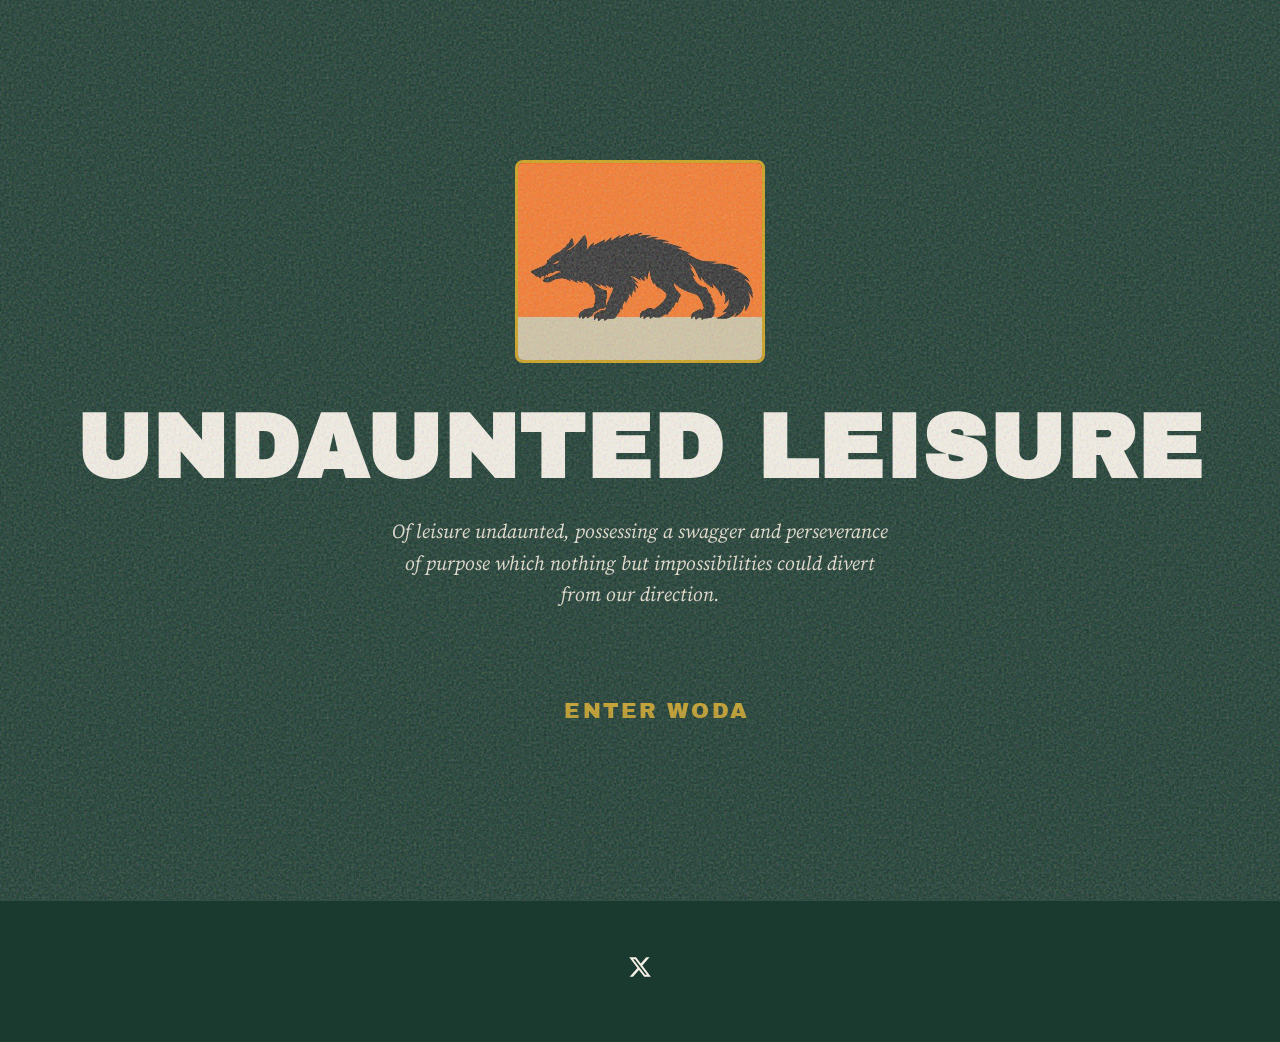
<file: index.html>
<!DOCTYPE html>
<html lang="en">
<head>
  <meta charset="UTF-8">
  <meta name="viewport" content="width=device-width, initial-scale=1, viewport-fit=cover">
  <title>Undaunted Leisure</title>
  <link rel="stylesheet" href="styles.css">
  <meta name="description" content="We make games for people who take play seriously.">
  <style>
    /* Override colors for Undaunted Leisure */
    :root {
      --forest: #1a3a2f;
      --forest-light: #264d3d;
      --forest-dark: #0f2920;
      --gold: #c9a227;
      --gold-light: #dbb84a;
    }
    
    body {
      background-color: var(--forest);
    }
    
    html {
      background-color: var(--forest);
    }
    
    /* Adjust grain for green */
    body::before {
      opacity: 0.3;
    }
    
    /* Hero gradient for forest */
    .hero::after {
      background: linear-gradient(to top, var(--forest), transparent);
    }
    
    /* Gold accents instead of orange */
    h2 {
      color: var(--gold);
    }
    
    h3 {
      color: var(--gold-light);
    }
    
    a {
      color: var(--gold);
    }
    
    @media (hover: hover) {
      a:hover {
        color: var(--gold-light);
      }
    }
    
    a:active {
      color: var(--gold-light);
    }
    
    .logo {
      border-color: var(--gold);
    }
    
    @media (hover: hover) {
      .logo:hover {
        border-color: var(--gold-light);
      }
    }
    
    @media (hover: hover) {
      nav a:hover {
        border-color: var(--gold);
      }
    }
    
    @media (hover: hover) {
      .social-icon:hover {
        fill: var(--gold);
      }
    }
    
    /* Footer styling */
    footer {
      border-top-color: rgba(255,255,255,0.1);
    }
  </style>
</head>
<body>
  <main class="hero">
    <img src="images/fox-logo.png" alt="The Rabid Fox" class="logo animate-in">
    
    <h1 class="animate-in">Undaunted Leisure</h1>
    
    <p class="tagline animate-in">Of leisure undaunted, possessing a swagger and perseverance of purpose which nothing but impossibilities could divert from our direction.</p>
    
    <nav class="animate-in">
      <a href="/woda/">Enter WODA</a>
    </nav>
  </main>
  
  <footer>
    <a href="https://x.com/W_O_D_A" target="_blank" rel="noopener" aria-label="Follow on X">
      <svg class="social-icon" viewBox="0 0 24 24" xmlns="http://www.w3.org/2000/svg">
        <path d="M18.244 2.25h3.308l-7.227 8.26 8.502 11.24H16.17l-5.214-6.817L4.99 21.75H1.68l7.73-8.835L1.254 2.25H8.08l4.713 6.231zm-1.161 17.52h1.833L7.084 4.126H5.117z"/>
      </svg>
    </a>
  </footer>
</body>
</html>
</file>
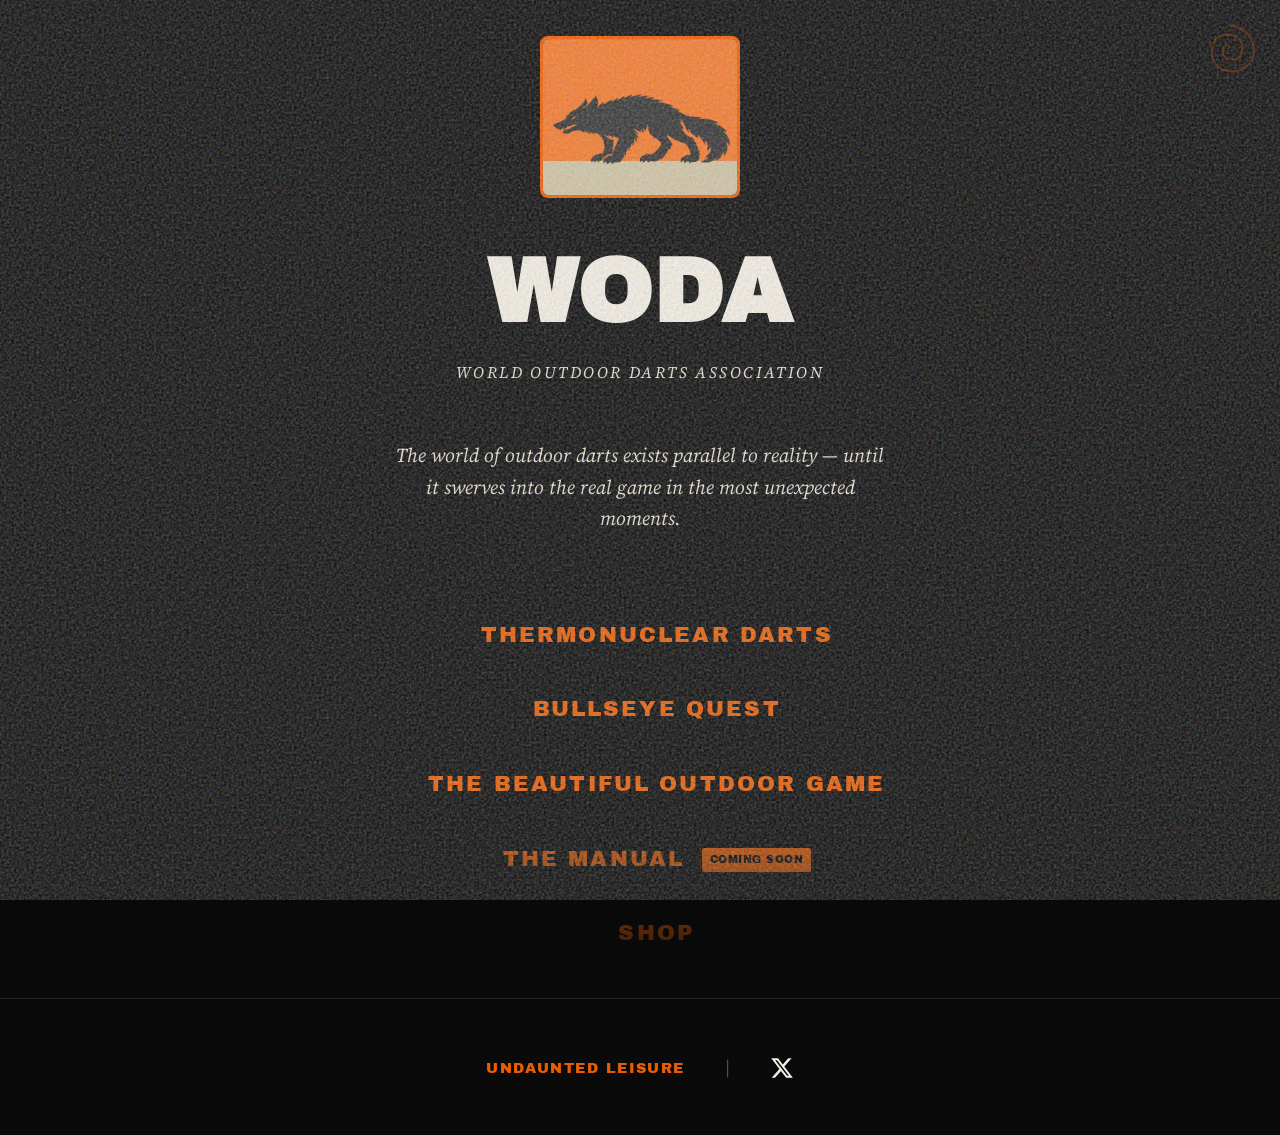
<file: woda/index.html>
<!DOCTYPE html>
<html lang="en">
<head>
  <meta charset="UTF-8">
  <meta name="viewport" content="width=device-width, initial-scale=1, viewport-fit=cover">
  <title>WODA — World Outdoor Darts Association</title>
  <link rel="stylesheet" href="../styles.css">
  <meta name="description" content="The world of outdoor darts exists parallel to reality — until it swerves into the real game in the most unexpected moments.">
  <style>
    /* The Vortex Portal */
    .vortex-portal {
      position: fixed;
      top: max(20px, env(safe-area-inset-top));
      right: max(20px, env(safe-area-inset-right));
      width: 60px;
      height: 60px;
      cursor: pointer;
      z-index: 1000;
      opacity: 0.3;
      transition: opacity 0.3s ease, transform 0.3s ease;
      -webkit-tap-highlight-color: transparent;
    }
    
    @media (hover: hover) {
      .vortex-portal:hover {
        opacity: 0.8;
        transform: scale(1.1);
      }
      
      .vortex-portal:hover .vortex-spiral {
        animation-duration: 1s;
      }
    }
    
    .vortex-portal:active {
      opacity: 0.8;
      transform: scale(1.1);
    }
    
    .vortex-spiral {
      width: 100%;
      height: 100%;
      animation: spin 8s linear infinite;
    }
    
    .vortex-spiral path {
      fill: none;
      stroke: var(--orange);
      stroke-width: 3;
      stroke-linecap: round;
    }
    
    @keyframes spin {
      from { transform: rotate(0deg); }
      to { transform: rotate(360deg); }
    }
    
    /* ==================== */
    /* EXIT TRANSITION (to Bizarro) */
    /* ==================== */
    
    .exit-fog {
      position: fixed;
      top: 0;
      left: 0;
      width: 100%;
      height: 100%;
      z-index: 9999;
      pointer-events: none;
      overflow: hidden;
      visibility: hidden;
    }
    
    body.transitioning .exit-fog {
      visibility: visible;
    }
    
    .fog-layer {
      position: absolute;
      width: 400%;
      height: 120%;
      left: -150%;
      background: linear-gradient(
        90deg,
        transparent 0%,
        rgba(232, 93, 4, 0.7) 10%,
        rgba(232, 93, 4, 0.95) 25%,
        rgba(232, 93, 4, 1) 40%,
        rgba(232, 93, 4, 1) 60%,
        rgba(232, 93, 4, 0.95) 75%,
        rgba(232, 93, 4, 0.7) 90%,
        transparent 100%
      );
      filter: blur(80px);
      opacity: 0;
    }
    
    body.transitioning .fog-layer {
      animation: fog-exit 5s ease-in-out forwards;
    }
    
    .fog-layer:nth-child(1) { top: -30%; height: 60%; animation-delay: 0s; }
    .fog-layer:nth-child(2) { top: 0%; height: 70%; animation-delay: 0.15s; }
    .fog-layer:nth-child(3) { top: 20%; height: 65%; animation-delay: 0.3s; }
    .fog-layer:nth-child(4) { top: 40%; height: 70%; animation-delay: 0.1s; }
    .fog-layer:nth-child(5) { top: 60%; height: 60%; animation-delay: 0.25s; }
    .fog-layer:nth-child(6) { top: 80%; height: 50%; animation-delay: 0.2s; }
    
    @keyframes fog-exit {
      0% {
        transform: translateX(0%);
        opacity: 0;
      }
      25% {
        opacity: 0.8;
      }
      50% {
        transform: translateX(25%);
        opacity: 1;
      }
      75% {
        opacity: 1;
      }
      100% {
        transform: translateX(50%);
        opacity: 1;
      }
    }
    
    /* Coming soon badge */
    .coming-soon {
      font-size: 0.6rem;
      background: var(--orange);
      color: var(--black);
      padding: 0.2rem 0.4rem;
      border-radius: 2px;
      margin-left: 0.5rem;
      vertical-align: middle;
      text-transform: uppercase;
      letter-spacing: 0.05em;
    }
  </style>
</head>
<body>
  <!-- Exit fog (to Bizarro) -->
  <div class="exit-fog">
    <div class="fog-layer"></div>
    <div class="fog-layer"></div>
    <div class="fog-layer"></div>
    <div class="fog-layer"></div>
    <div class="fog-layer"></div>
    <div class="fog-layer"></div>
  </div>
  
  <!-- The Vortex Portal -->
  <a href="/woda/bizarro/" class="vortex-portal" id="vortex" title="">
    <svg class="vortex-spiral" viewBox="0 0 100 100">
      <path d="M50 10 
               A40 40 0 0 1 90 50 
               A35 35 0 0 1 50 85 
               A30 30 0 0 1 20 50 
               A25 25 0 0 1 50 25
               A20 20 0 0 1 70 50
               A15 15 0 0 1 50 65
               A10 10 0 0 1 40 50
               A5 5 0 0 1 50 45"/>
    </svg>
  </a>

  <main class="hero">
    <a href="/">
      <img src="../images/fox-logo.png" alt="The Rabid Fox" class="logo animate-in">
    </a>
    
    <h1 class="animate-in">WODA</h1>
    <p class="tagline animate-in" style="font-size: 0.9rem; letter-spacing: 0.15em; text-transform: uppercase;">World Outdoor Darts Association</p>
    
    <p class="tagline animate-in" style="margin-top: 2rem;">
      The world of outdoor darts exists parallel to reality — until it swerves into the real game in the most unexpected moments.
    </p>
    
    <nav class="animate-in">
      <a href="/woda/thermonuclear/">Thermonuclear Darts</a>
      <a href="/woda/bullseye-quest/legendary-buck/">Bullseye Quest</a>
      <a href="/woda/beautiful-game/">The Beautiful Outdoor Game</a>
      <a href="#">The Manual <span class="coming-soon">Coming Soon</span></a>
      <a href="/woda/shop/">Shop</a>
    </nav>
  </main>
  
  <footer>
    <a href="/" style="font-family: 'Archivo Black', sans-serif; text-transform: uppercase; font-size: 0.8rem; letter-spacing: 0.1em;">Undaunted Leisure</a>
    <span style="color: rgba(255,255,255,0.3); margin: 0 1rem;">|</span>
    <a href="https://x.com/W_O_D_A" target="_blank" rel="noopener" aria-label="Follow on X">
      <svg class="social-icon" viewBox="0 0 24 24" xmlns="http://www.w3.org/2000/svg" style="vertical-align: middle;">
        <path d="M18.244 2.25h3.308l-7.227 8.26 8.502 11.24H16.17l-5.214-6.817L4.99 21.75H1.68l7.73-8.835L1.254 2.25H8.08l4.713 6.231zm-1.161 17.52h1.833L7.084 4.126H5.117z"/>
      </svg>
    </a>
  </footer>
  
  <script>
    document.getElementById('vortex').addEventListener('click', function(e) {
      e.preventDefault();
      document.body.classList.add('transitioning');
      
      setTimeout(function() {
        window.location.href = '/woda/bizarro/';
      }, 2800);
    });
  </script>
</body>
</html>
</file>
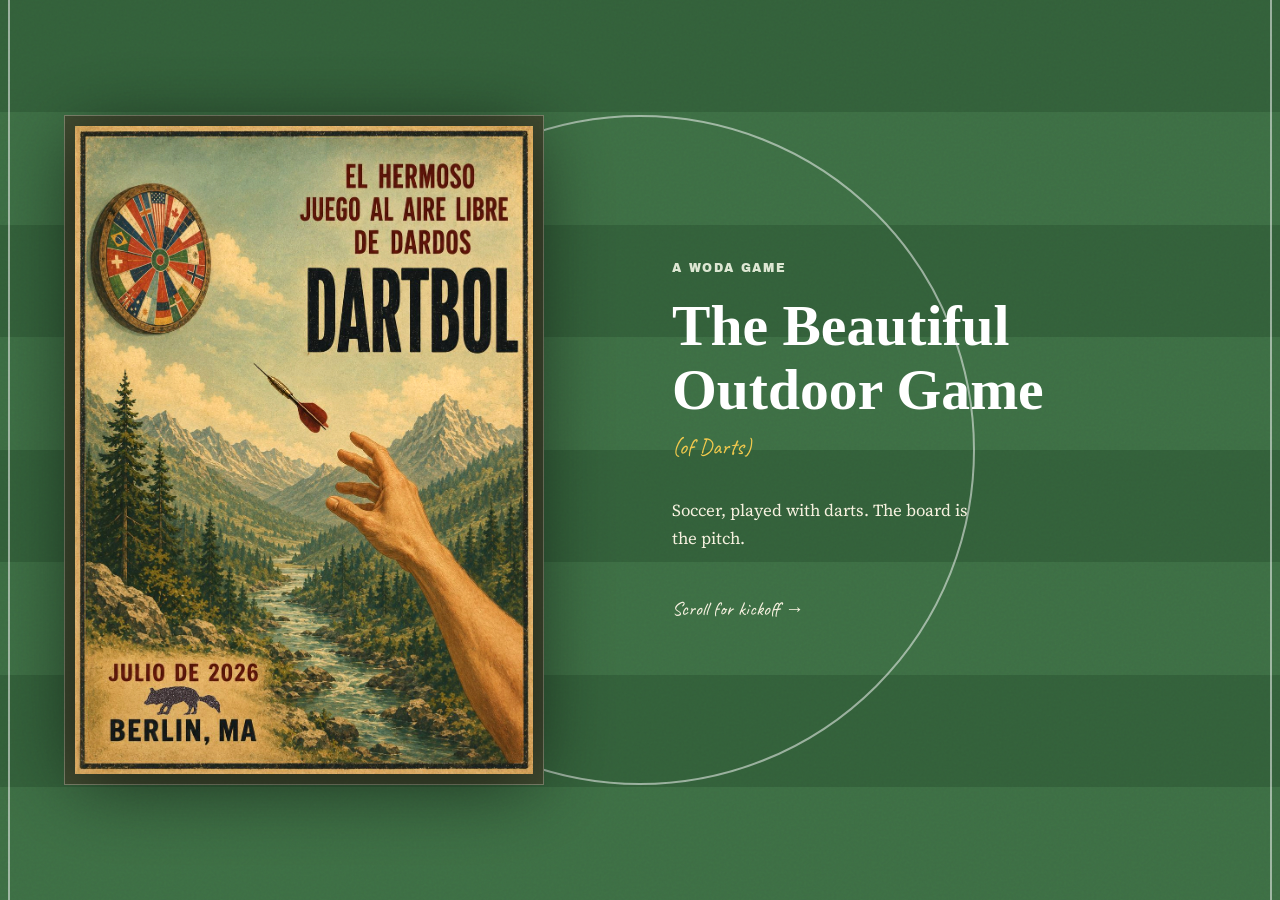
<file: woda/beautiful-game/index.html>
<!DOCTYPE html>
<html lang="en">
<head>
  <meta charset="UTF-8">
  <meta name="viewport" content="width=device-width, initial-scale=1, viewport-fit=cover">
  <title>The Beautiful Outdoor Game (of Darts) — WODA</title>
  <meta name="description" content="Soccer, played with darts. The board is the pitch. Possession, cards, corner kicks, full time.">
  <link rel="preconnect" href="https://fonts.googleapis.com">
  <link rel="preconnect" href="https://fonts.gstatic.com" crossorigin>
  <link href="https://fonts.googleapis.com/css2?family=Archivo+Black&family=Caveat:wght@400;700&family=Permanent+Marker&family=Source+Serif+4:ital,wght@0,400;0,600;0,700;1,400&display=swap" rel="stylesheet">
  <style>
    :root {
      /* Grass pitch — stripe hues nudged warm to match sampled cover greens (#404B30 / #7C845F olive cast) */
      --pitch-a: #33603A;        /* mowed stripe, dark  (spec #2F5E3E, warmed) */
      --pitch-b: #3D6E44;        /* mowed stripe, light (spec #376C48, warmed) */
      --pitch-deep: #16301F;     /* chrome: topbar / progress bar */
      --poster-mat: #404B30;     /* sampled directly from cover art */
      --cream: #F6F1DF;          /* primary text */
      --cream-muted: #DDE7D2;    /* muted text */
      --chalk: #F6F1DF;
      --chalk-dim: #DDE7D2;
      --chalk-bright: #FFFFFF;
      --ink: #131A12;            /* near-ink slate (tactics board, cards) */
      --ink-soft: rgba(14, 22, 13, 0.5);
      --line: rgba(255, 255, 255, 0.92);   /* field lines: content frames */
      --line-soft: rgba(255, 255, 255, 0.5); /* field lines: background geometry */
      --orange: #e85d04;         /* roman numerals + active states ONLY */
      --orange-glow: #f48c06;
      --blood: #8b1a1a;          /* borders only */
      --gold: #c9a227;           /* borders + labels on ink surfaces */
      --card-yellow: #F2C94C;    /* AA-safe yellow-card / reward text */
      --card-red: #F26D6D;       /* AA-safe red-card text on ink surfaces */
      --progress-height: 48px;
      --topbar-height: 44px;
    }

    * { margin: 0; padding: 0; box-sizing: border-box; }

    html {
      background-color: var(--pitch-a);
      -webkit-text-size-adjust: 100%;
      text-size-adjust: 100%;
    }

    body {
      font-family: 'Source Serif 4', Georgia, serif;
      background: repeating-linear-gradient(
        to bottom,
        var(--pitch-a) 0, var(--pitch-a) 12.5vh,
        var(--pitch-b) 12.5vh, var(--pitch-b) 25vh
      );
      color: var(--cream);
      line-height: 1.6;
      -webkit-font-smoothing: antialiased;
      overflow: hidden;
      height: 100svh;
    }
    @supports not (height: 100svh) { body { height: -webkit-fill-available; } }

    /* Grain */
    body::before {
      content: '';
      position: fixed;
      top: 0; left: 0; width: 100%; height: 100%;
      background-image: url("data:image/svg+xml,%3Csvg viewBox='0 0 400 400' xmlns='http://www.w3.org/2000/svg'%3E%3Cfilter id='n'%3E%3CfeTurbulence type='fractalNoise' baseFrequency='0.9' numOctaves='4' stitchTiles='stitch'/%3E%3C/filter%3E%3Crect width='100%25' height='100%25' filter='url(%23n)'/%3E%3C/svg%3E");
      opacity: 0.07;
      mix-blend-mode: overlay;
      pointer-events: none;
      z-index: 1000;
    }

    /* ---- TOUCHLINES (continuous down both page edges) ---- */
    .touchlines {
      position: fixed; top: 0; bottom: 0; left: 0; right: 0;
      border-left: 2px solid var(--line-soft);
      border-right: 2px solid var(--line-soft);
      margin: 0 8px;
      pointer-events: none;
      z-index: 20;
    }

    /* ---- TOP NAV (hidden on cover) ---- */
    .topbar {
      position: fixed; top: 0; left: 0; right: 0; z-index: 100;
      display: flex; justify-content: space-between; align-items: flex-start;
      padding-top: max(12px, env(safe-area-inset-top));
      padding-left: max(1rem, env(safe-area-inset-left));
      padding-right: max(1rem, env(safe-area-inset-right));
      padding-bottom: 20px;
      background: linear-gradient(to bottom, rgba(22,48,31,0.95) 0%, rgba(22,48,31,0.6) 50%, transparent 100%);
      opacity: 0;
      transition: opacity 0.5s ease;
      pointer-events: none;
    }
    .topbar.visible { opacity: 1; pointer-events: auto; }

    .topbar a {
      font-family: 'Archivo Black', Impact, sans-serif;
      text-transform: uppercase; font-size: 0.75rem; letter-spacing: 0.1em;
      color: var(--cream); text-decoration: none;
      padding: 12px 4px; min-height: 44px; min-width: 44px;
      display: inline-flex; align-items: center;
      -webkit-tap-highlight-color: transparent;
    }
    .topbar a:active { color: var(--orange-glow); }
    @media (hover:hover) { .topbar a:hover { color: var(--orange-glow); } }
    .topbar-label { font-family: 'Caveat', cursive; font-size: 1rem; color: var(--cream-muted); padding: 12px 4px; }

    /* ---- SCROLL CONTAINER ---- */
    .crawl {
      display: flex; width: 100%; height: 100%;
      overflow-x: auto; overflow-y: hidden;
      scroll-snap-type: x mandatory;
      -webkit-overflow-scrolling: touch;
      scrollbar-width: none;
    }
    .crawl::-webkit-scrollbar { display: none; }

    .panel {
      flex: 0 0 100%; width: 100%; height: 100%;
      scroll-snap-align: start;
      scroll-snap-stop: always;
      overflow-y: auto;
      -webkit-overflow-scrolling: touch;
      position: relative;
    }

    .panel-content {
      display: flex; flex-direction: column; justify-content: center;
      padding: calc(var(--topbar-height) + env(safe-area-inset-top) + 20px) max(1.5rem, env(safe-area-inset-left)) calc(var(--progress-height) + env(safe-area-inset-bottom) + 20px) max(1.5rem, env(safe-area-inset-right));
      max-width: 720px; margin: 0 auto; width: 100%;
      min-height: 100%;
      position: relative; z-index: 1;
    }

    /* ---- Typography ---- */
    .panel-number {
      font-family: 'Archivo Black', Impact, sans-serif;
      font-size: 0.7rem; letter-spacing: 0.2em; text-transform: uppercase;
      color: var(--orange); margin-bottom: 0.5rem;
    }
    .panel-title {
      font-family: 'Permanent Marker', cursive;
      font-size: clamp(1.8rem, 6vw, 2.8rem);
      color: var(--chalk-bright); line-height: 1.15; margin-bottom: 1rem;
    }
    .panel-subtitle {
      font-family: 'Caveat', cursive; font-size: 1.2rem;
      color: var(--card-yellow); margin-bottom: 1.5rem;
    }
    .panel p { margin-bottom: 1rem; max-width: 55ch; font-size: 1rem; }
    .panel strong { color: var(--chalk-bright); }

    /* ---- Narrative block ---- */
    .narrative {
      background: var(--ink-soft);
      border-left: 3px solid var(--line);
      padding: 1.25rem 1.5rem; margin: 1rem 0;
      border-radius: 0 4px 4px 0;
      font-style: italic; line-height: 1.8;
    }
    .narrative strong { color: var(--chalk-bright); font-style: normal; }

    /* ---- Tables ---- */
    .rules-table { width: 100%; border-collapse: collapse; margin: 1rem 0; font-size: 0.9rem; }
    .rules-table th {
      font-family: 'Archivo Black', Impact, sans-serif;
      text-transform: uppercase; font-size: 0.7rem; letter-spacing: 0.1em;
      color: var(--cream-muted); text-align: left; padding: 0.5rem 0.75rem;
      border-bottom: 1px solid var(--line-soft);
    }
    .rules-table td {
      padding: 0.5rem 0.75rem;
      border-bottom: 1px solid rgba(255,255,255,0.12);
      vertical-align: top;
    }

    /* ---- Colors ---- */
    /* red words on grass keep cream text with a red-card underline (AA); on ink cards they go red */
    .danger {
      color: var(--cream);
      text-decoration: underline;
      text-decoration-color: var(--card-red);
      text-decoration-thickness: 2px;
      text-underline-offset: 3px;
    }
    .result-card .danger { color: var(--card-red); text-decoration: none; }
    .reward { color: var(--card-yellow); }

    /* ---- Pitch table (possession — manager's tactics board) ---- */
    .pitch-board {
      background: var(--ink);
      border: 2px solid var(--cream);
      border-radius: 4px; padding: 1rem; margin: 1.25rem 0;
      box-shadow: 8px 8px 0 rgba(10, 18, 10, 0.55);
      overflow-x: auto; -webkit-overflow-scrolling: touch;
    }
    .pitch-board table { width: 100%; border-collapse: collapse; }
    .pitch-board th {
      font-family: 'Archivo Black', Impact, sans-serif;
      text-transform: uppercase; font-size: 0.65rem; letter-spacing: 0.1em;
      color: var(--cream-muted); padding: 0.4rem 0.5rem;
      border-bottom: 1px solid rgba(255,255,255,0.15); text-align: left;
    }
    .pitch-board td {
      padding: 0.5rem; font-size: 0.95rem; color: var(--cream);
      border-bottom: 1px solid rgba(255,255,255,0.05); vertical-align: top;
    }
    .pitch-board td:first-child { font-family: 'Permanent Marker', cursive; color: var(--chalk-bright); white-space: nowrap; }
    .lane { font-family: 'Caveat', cursive; font-size: 1.15rem; color: var(--chalk-bright); white-space: nowrap; }

    /* ---- Result cards ---- */
    .result-card {
      background: var(--ink);
      border-left: 3px solid var(--cream-muted);
      padding: 0.75rem 1rem; margin: 0.5rem 0; font-size: 0.9rem;
    }
    .result-card.death { border-left-color: var(--blood); }
    .result-card.victory { border-left-color: var(--gold); }
    .result-card.escape { border-left-color: var(--cream); }
    .result-card .result-label {
      font-family: 'Archivo Black', Impact, sans-serif;
      font-size: 0.7rem; letter-spacing: 0.1em; text-transform: uppercase;
      margin-bottom: 0.25rem;
      color: var(--cream-muted);
    }
    .result-card.death .result-label { color: var(--card-red); }
    .result-card.victory .result-label { color: var(--card-yellow); }
    .result-card.escape .result-label { color: var(--cream); }
    .result-card p { margin-bottom: 0; }

    /* ---- Yet to Be Revealed ---- */
    .locked {
      background: var(--ink-soft);
      border: 1px dashed var(--cream-muted);
      border-radius: 4px; padding: 1.25rem;
      margin: 1rem 0; position: relative;
      overflow: hidden;
    }
    .locked::before {
      content: '🔒';
      position: absolute; top: 0.75rem; right: 0.75rem;
      font-size: 1rem;
    }
    .locked-title {
      font-family: 'Archivo Black', Impact, sans-serif;
      font-size: 0.7rem; letter-spacing: 0.1em; text-transform: uppercase;
      color: var(--cream-muted); margin-bottom: 0.5rem;
    }
    .locked p {
      font-style: italic; color: var(--cream-muted); font-size: 0.9rem;
      max-width: 50ch;
    }

    /* ---- Field geometry: corner arcs (Panel VI) ---- */
    .panel--corners::before {
      content: '';
      position: absolute; inset: 0;
      background:
        radial-gradient(circle at top left, transparent 60px, var(--line-soft) 60px, var(--line-soft) 62px, transparent 63px),
        radial-gradient(circle at top right, transparent 60px, var(--line-soft) 60px, var(--line-soft) 62px, transparent 63px),
        radial-gradient(circle at bottom left, transparent 60px, var(--line-soft) 60px, var(--line-soft) 62px, transparent 63px),
        radial-gradient(circle at bottom right, transparent 60px, var(--line-soft) 60px, var(--line-soft) 62px, transparent 63px);
      pointer-events: none;
      z-index: 0;
    }

    /* ---- Field geometry: penalty box (Panel VIII) ---- */
    .penalty-box {
      border: 2px solid var(--line);
      border-radius: 2px;
      padding: 1.25rem 1.25rem 1.5rem;
      margin: 0.5rem 0 3.5rem;
      position: relative;
    }
    .penalty-box::after {
      /* the D */
      content: '';
      position: absolute;
      left: 50%; bottom: -56px;
      transform: translateX(-50%);
      width: 110px; height: 55px;
      border: 2px solid var(--line-soft);
      border-top: none;
      border-radius: 0 0 110px 110px;
      pointer-events: none;
    }
    .penalty-box::before {
      /* penalty spot */
      content: '';
      position: absolute;
      left: 50%; bottom: 14px;
      transform: translateX(-50%);
      width: 6px; height: 6px;
      border-radius: 50%;
      background: var(--line-soft);
    }
    .penalty-box p:last-child { margin-bottom: 0; }

    /* ---- Field geometry: center circle (Panel XI decision) ---- */
    .decision-kickoff {
      position: relative;
      padding: 1.5rem 0;
      text-align: center;
    }
    .decision-kickoff::before {
      content: '';
      position: absolute;
      left: 50%; top: 50%;
      transform: translate(-50%, -50%);
      width: 230px; height: 230px;
      border: 2px solid var(--line-soft);
      border-radius: 50%;
      pointer-events: none;
    }
    .decision-kickoff .scenario-btn { position: relative; z-index: 1; }

    /* ---- Scenario ---- */
    .scenario {
      background: var(--ink-soft); border: 1px solid var(--line-soft);
      padding: 1.25rem; margin: 1rem 0; border-radius: 4px;
    }
    .scenario-question {
      font-family: 'Source Serif 4', serif; font-weight: 600;
      font-size: 1rem; color: var(--chalk-bright); margin-bottom: 0.75rem;
    }
    .scenario-setup { font-size: 0.9rem; margin-bottom: 1rem; }
    .scenario-btn {
      display: inline-block; font-family: 'Archivo Black', Impact, sans-serif;
      text-transform: uppercase; font-size: 0.75rem; letter-spacing: 0.05em;
      padding: 0.75rem 1.25rem; margin: 0.25rem 0.5rem 0.25rem 0;
      border: 2px solid var(--cream); color: var(--cream);
      background: transparent; cursor: pointer; border-radius: 4px;
      min-height: 44px; -webkit-tap-highlight-color: transparent;
      transition: all 0.2s ease;
    }
    .scenario-btn:active, .scenario-btn.selected { background: var(--orange); border-color: var(--orange); color: var(--ink); }
    @media (hover:hover) { .scenario-btn:hover { background: var(--orange); border-color: var(--orange); color: var(--ink); } }
    .scenario-outcome {
      display: none; margin-top: 1rem; padding: 1rem;
      background: var(--ink); border-radius: 4px;
      font-style: italic; line-height: 1.7;
    }
    .scenario-outcome.visible { display: block; }

    /* ---- CTA panel ---- */
    .cta-panel .panel-content { text-align: center; align-items: center; }
    .cta-panel .panel-title { margin-bottom: 0.5rem; }
    .cta-links { margin-top: 2rem; display: flex; align-items: center; gap: 1rem; flex-wrap: wrap; justify-content: center; }
    .cta-links a {
      font-family: 'Archivo Black', Impact, sans-serif;
      text-transform: uppercase; font-size: 0.8rem; letter-spacing: 0.1em;
      color: var(--cream); text-decoration: none;
      padding: 12px 8px; min-height: 44px;
      display: inline-flex; align-items: center;
      -webkit-tap-highlight-color: transparent;
    }
    .cta-links a:active { color: var(--orange-glow); }
    @media (hover:hover) { .cta-links a:hover { color: var(--orange-glow); } }
    .cta-divider { color: rgba(255,255,255,0.4); }
    .social-icon { width: 20px; height: 20px; fill: var(--cream); }

    /* ============ COVER PANEL ============ */
    .panel--cover { overflow: hidden; }
    .panel--cover .panel-content { padding: 0; max-width: none; }

    /* kickoff circle behind the poster */
    .panel--cover::before {
      content: '';
      position: absolute;
      left: 50%; top: 50%;
      transform: translate(-50%, -50%);
      width: 74vmin; height: 74vmin;
      border: 2px solid var(--line-soft);
      border-radius: 50%;
      pointer-events: none;
      z-index: 0;
    }

    .cover-layout { width: 100%; height: 100%; display: flex; align-items: center; justify-content: center; }
    .cover-art-wrapper { width: 100%; height: 100%; display: flex; align-items: center; justify-content: center; }

    .cover-frame {
      display: flex; align-items: center; justify-content: center;
      max-height: calc(100svh - 24px);
      max-width: 100%;
      background: var(--poster-mat);
      border: 1px solid rgba(246, 241, 223, 0.35);
      padding: 10px;
      z-index: 1001;
      animation: coverReveal 1s ease-out forwards;
      opacity: 0;
      transition: opacity 0.6s ease;
    }
    @supports not (max-height:100svh) { .cover-frame { max-height: calc(100vh - 24px); } }
    @keyframes coverReveal { from { opacity:0; transform:scale(0.97); } to { opacity:1; transform:scale(1); } }
    .cover-frame.fading { opacity: 0; }

    .cover-art {
      display: block;
      max-height: calc(100svh - 46px);
      max-width: 100%; width: auto; height: auto;
      object-fit: contain;
      filter: drop-shadow(0 4px 24px rgba(0,0,0,0.5)) brightness(1.1) contrast(1.05);
    }
    @supports not (max-height:100svh) { .cover-art { max-height: calc(100vh - 46px); } }

    /* Placeholder cover — shown only if the art 404s. Art drops in with no code change. */
    .cover-placeholder { display: none; }
    .cover-frame.no-art .cover-art { display: none; }
    .cover-frame.no-art .cover-placeholder {
      display: flex; flex-direction: column; align-items: center; justify-content: center;
      aspect-ratio: 680 / 1027;
      width: min(calc((100svh - 48px) * 0.662), calc(100vw - 32px));
      padding: 2rem 1.5rem;
      text-align: center;
      background:
        radial-gradient(circle at 50% 42%, rgba(255,255,255,0.06) 0%, transparent 34%),
        linear-gradient(180deg, var(--poster-mat) 0%, #2C331F 100%);
      border: 2px solid rgba(246, 241, 223, 0.35);
      outline: 1px solid rgba(246, 241, 223, 0.15);
      outline-offset: -14px;
      border-radius: 4px;
      box-shadow: 0 4px 24px rgba(0,0,0,0.5);
    }
    @supports not (height:100svh) { .cover-frame.no-art .cover-placeholder { width: min(calc((100vh - 48px) * 0.662), calc(100vw - 32px)); } }
    .cover-placeholder .eyebrow {
      font-family: 'Archivo Black', Impact, sans-serif;
      text-transform: uppercase; letter-spacing: 0.15em; font-size: 0.7rem;
      color: var(--cream-muted); margin-bottom: 1.25rem;
    }
    .cover-placeholder h1 {
      font-family: 'Permanent Marker', cursive;
      font-size: clamp(1.8rem, 8vw, 3rem);
      color: var(--chalk-bright); line-height: 1.15; margin-bottom: 0.5rem;
    }
    .cover-placeholder .subtitle {
      font-family: 'Caveat', cursive; font-size: clamp(1.2rem, 4vw, 1.6rem);
      color: var(--card-yellow); margin-bottom: 1.5rem;
    }
    .cover-placeholder .tagline {
      font-style: italic; font-size: 0.95rem; color: var(--cream);
      max-width: 28ch; line-height: 1.7;
    }

    .scroll-hint-cover {
      position: absolute; bottom: max(24px, env(safe-area-inset-bottom));
      left: 50%; transform: translateX(-50%); z-index: 1002;
      font-family: 'Caveat', cursive; font-size: 1rem;
      color: var(--cream-muted);
      animation: hintPulse 2.5s ease-in-out infinite;
      pointer-events: none;
      white-space: nowrap;
    }
    @keyframes hintPulse {
      0%,100% { opacity:0.5; transform:translateX(-50%); }
      50% { opacity:0.9; transform:translateX(-50%) translateX(4px); }
    }

    .cover-text { display: none; }

    /* ---- PROGRESS BAR (hidden on cover) ---- */
    .progress-bar {
      position: fixed; bottom: 0; left: 0; right: 0; z-index: 100;
      height: calc(var(--progress-height) + env(safe-area-inset-bottom));
      padding-bottom: env(safe-area-inset-bottom);
      padding-left: max(1rem, env(safe-area-inset-left));
      padding-right: max(1rem, env(safe-area-inset-right));
      display: flex; align-items: center; justify-content: space-between;
      background: linear-gradient(to top, var(--pitch-deep) 0%, var(--pitch-deep) 60%, rgba(22,48,31,0.95) 80%, rgba(22,48,31,0.6) 100%);
      opacity: 0; transition: opacity 0.5s ease; pointer-events: none;
    }
    .progress-bar.visible { opacity: 1; pointer-events: auto; }
    .progress-label { font-family: 'Caveat', cursive; font-size: 0.85rem; color: var(--cream-muted); flex-shrink: 0; }
    .progress-dots { display: flex; align-items: center; gap: 8px; padding: 0 8px; }
    .progress-dot {
      width: 9px; height: 9px; border-radius: 50%;
      border: 1.5px solid var(--cream-muted); background: transparent;
      cursor: pointer; transition: all 0.25s ease; position: relative;
      -webkit-tap-highlight-color: transparent; flex-shrink: 0;
    }
    .progress-dot::before { content:''; position:absolute; top:-17px; left:-17px; right:-17px; bottom:-17px; }
    .progress-dot.active { background: var(--orange); border-color: var(--orange); box-shadow: 0 0 8px rgba(232,93,4,0.4); }
    .progress-dot:active { transform: scale(1.3); }

    /* ---- Arrow hint ---- */
    .arrow-hint {
      position: fixed; right: max(12px, env(safe-area-inset-right)); top: 50%;
      transform: translateY(-50%); z-index: 50;
      font-size: 1.5rem; color: var(--cream); opacity: 0;
      animation: arrowPulse 2s ease-in-out infinite;
      pointer-events: none; transition: opacity 0.3s ease;
    }
    .arrow-hint.visible { opacity: 0.4; }
    .arrow-hint.hidden { opacity: 0; }
    @keyframes arrowPulse {
      0%,100% { transform: translateY(-50%) translateX(0); }
      50% { transform: translateY(-50%) translateX(4px); }
    }

    /* ---- DESKTOP ---- */
    @media (min-width: 769px) {
      .panel--cover .cover-layout { flex-direction: row; }
      .cover-art-wrapper { flex: 0 0 50%; justify-content: flex-end; padding: 2rem; }
      .cover-frame { max-height: 94vh; }
      .cover-art { max-height: calc(94vh - 22px); filter: drop-shadow(0 8px 40px rgba(0,0,0,0.6)) brightness(1.1) contrast(1.05); }
      .cover-frame.no-art .cover-placeholder { width: min(calc(90vh * 0.662), 100%); }
      .cover-text {
        display: flex; flex-direction: column; justify-content: center;
        flex: 0 0 50%; padding: 4rem;
        animation: textSlideIn 0.8s ease-out 0.3s forwards; opacity: 0;
      }
      @keyframes textSlideIn { from { opacity:0; transform:translateX(30px); } to { opacity:1; transform:translateX(0); } }
      .cover-text .eyebrow { font-family:'Archivo Black',sans-serif; text-transform:uppercase; letter-spacing:0.15em; font-size:0.75rem; color:var(--cream-muted); margin-bottom:1rem; }
      .cover-text h1 { font-family:'Permanent Marker',cursive; font-size:clamp(2.5rem,4.5vw,4rem); color:var(--chalk-bright); line-height:1.1; margin-bottom:0.5rem; }
      .cover-text .subtitle { font-family:'Caveat',cursive; font-size:clamp(1.1rem,1.8vw,1.4rem); color:var(--card-yellow); margin-bottom:2rem; }
      .cover-text .description { font-size:1.05rem; max-width:36ch; line-height:1.7; margin-bottom:2.5rem; color:var(--cream); }
      .cover-text .cta { font-family:'Caveat',cursive; font-size:1.2rem; color:var(--cream); animation:hintPulse 2.5s ease-in-out infinite; }
      .scroll-hint-cover { display: none; }
      .panel-content { max-width: 800px; }
    }
    @media (min-width:1200px) {
      .cover-art-wrapper { flex:0 0 45%; padding: 2rem 2rem 2rem 4rem; }
      .cover-text { flex:0 0 55%; padding: 4rem 6rem; }
    }

    @media (max-width: 480px) {
      .pitch-board { padding: 0.75rem 0.5rem; box-shadow: 5px 5px 0 rgba(10, 18, 10, 0.55); }
      .pitch-board th, .pitch-board td { padding: 0.4rem 0.3rem; }
      .lane { font-size: 0.95rem; }
      .decision-kickoff::before { width: 190px; height: 190px; }
    }

    @media (max-width: 375px) {
      .progress-dots { gap: 4px; }
      .progress-dot { width: 7px; height: 7px; }
      .progress-label { font-size: 0.7rem; }
      .panel-title { font-size: 1.5rem; }
    }

    @media (prefers-reduced-motion: reduce) {
      *,*::before,*::after { animation-duration:0.01ms!important; transition-duration:0.01ms!important; }
      .cover-frame,.cover-text { opacity:1; }
    }
  </style>
</head>
<body>

  <div class="touchlines"></div>

  <nav class="topbar" id="topbar">
    <a href="/woda/">← WODA</a>
    <span class="topbar-label">A WODA Game</span>
  </nav>
  <span class="arrow-hint" id="arrowHint">›</span>

  <div class="crawl" id="crawl">

    <!-- ======== PANEL 0: COVER ======== -->
    <section class="panel panel--cover" data-label="Cover">
      <div class="panel-content">
        <div class="cover-layout">
          <div class="cover-art-wrapper">
            <div class="cover-frame" id="coverFrame">
              <img src="../../images/beautiful-game-cover.jpg"
                alt="The Beautiful Outdoor Game (of Darts)"
                class="cover-art" id="coverArt" loading="eager" fetchpriority="high"
                onerror="document.getElementById('coverFrame').classList.add('no-art')">
              <div class="cover-placeholder">
                <p class="eyebrow">A WODA Game</p>
                <h1>The Beautiful Outdoor Game</h1>
                <p class="subtitle">(of Darts)</p>
                <p class="tagline">Soccer, played with darts. The board is the pitch.</p>
              </div>
            </div>
          </div>
          <div class="cover-text">
            <p class="eyebrow">A WODA Game</p>
            <h1>The Beautiful Outdoor Game</h1>
            <p class="subtitle">(of Darts)</p>
            <p class="description">Soccer, played with darts. The board is the pitch.</p>
            <p class="cta">Scroll for kickoff →</p>
          </div>
        </div>
      </div>
      <span class="scroll-hint-cover">Swipe for kickoff →</span>
    </section>

    <!-- ======== PANEL 1: THE PITCH ======== -->
    <section class="panel" data-label="The Pitch">
      <div class="panel-content">
        <p class="panel-number">I</p>
        <h2 class="panel-title">The Pitch</h2>
        <div class="narrative">
          <p>The board has always been a pitch — twenty numbers, two goals, and nobody noticed.</p>
          <p>The <strong>20</strong> is one goal. The <strong>3</strong> is the other. The <strong>11</strong> and <strong>6</strong> are the midfield line, and crossing it carelessly has consequences.</p>
          <p>Two halves, switch ends at halftime. Most goals at full time wins.</p>
        </div>
      </div>
    </section>

    <!-- ======== PANEL 2: THE MATCH ======== -->
    <section class="panel" data-label="The Match">
      <div class="panel-content">
        <p class="panel-number">II</p>
        <h2 class="panel-title">The Match</h2>
        <p class="panel-subtitle">Two goals, two halves, one board</p>
        <table class="rules-table">
          <tr><th>Element</th><th>Rule</th></tr>
          <tr><td><strong>Goals</strong></td><td>20 (top) · 3 (bottom)</td></tr>
          <tr><td><strong>Midfield line</strong></td><td>11 and 6</td></tr>
          <tr><td><strong>Halves</strong></td><td>4 minutes each (group play) · 5 minutes (knockout) + stoppage time</td></tr>
          <tr><td><strong>Kickoff</strong></td><td>Closest to bull is the coin toss. Winner chooses which end to attack OR takes kickoff.</td></tr>
        </table>
      </div>
    </section>

    <!-- ======== PANEL 3: POSSESSION ======== -->
    <section class="panel" data-label="Possession">
      <div class="panel-content">
        <p class="panel-number">III</p>
        <h2 class="panel-title">Possession</h2>
        <p class="panel-subtitle">Two wings to every goal</p>
        <div class="pitch-board">
          <table>
            <tr><th>Attacking</th><th>Left Wing</th><th>Right Wing</th></tr>
            <tr>
              <td>The 20</td>
              <td><span class="lane">14 → 9 → 12 → 5</span></td>
              <td><span class="lane">13 → 4 → 18 → 1</span></td>
            </tr>
            <tr>
              <td>The 3</td>
              <td><span class="lane">8 → 16 → 7 → 19</span></td>
              <td><span class="lane">10 → 15 → 2 → 17</span></td>
            </tr>
          </table>
        </div>
        <p>Work down a wing, then <strong>shoot on the goal number</strong>.</p>
        <p>From midfield, either wing. Once you hit on one side, <strong>you stay on that side</strong> until possession changes or play returns to midfield.</p>
      </div>
    </section>

    <!-- ======== PANEL 4: PASSING & LONG BALLS ======== -->
    <section class="panel" data-label="Passing">
      <div class="panel-content">
        <p class="panel-number">IV</p>
        <h2 class="panel-title">Passing &amp; Long Balls</h2>
        <p class="panel-subtitle">Singles move the ball. Doubles move it faster.</p>
        <table class="rules-table">
          <tr><th>Dart</th><th>Result</th></tr>
          <tr><td><strong>Single</strong></td><td>A pass to the next number in the lane</td></tr>
          <tr><td><strong>Double</strong></td><td>Long pass — advance <strong>two</strong> positions</td></tr>
          <tr><td><strong>Triple</strong></td><td>Advance <strong>three</strong> (T14 puts the ball on the 5)</td></tr>
          <tr><td><strong>Stray dart</strong></td><td>Other numbers (not 11, 6, or bull): nothing happens — keep throwing at your target</td></tr>
        </table>
        <div class="result-card victory">
          <p class="result-label">Magic Feet ✦</p>
          <p>Hit your target with all three darts → take another turn immediately.</p>
        </div>
      </div>
    </section>

    <!-- ======== PANEL 5: DEFENDING ======== -->
    <section class="panel" data-label="Defending">
      <div class="panel-content">
        <p class="panel-number">V</p>
        <h2 class="panel-title">Defending</h2>
        <p class="panel-subtitle">The ball doesn't reset. It sits where you left it.</p>
        <p>At the end of your turn, the ball sits at the <strong>last lane number you hit</strong>. Your opponent must hit that number first, then work back the other way.</p>
        <p style="font-family:'Caveat',cursive; font-size:1.2rem; color:var(--chalk-bright);">You hit 14 then 9 → they need 9, then 14, and onward.</p>
        <p>At midfield, the player in possession may choose either wing — <strong>the switch of fields</strong>.</p>
      </div>
    </section>

    <!-- ======== PANEL 6: OUT OF BOUNDS ======== -->
    <section class="panel panel--corners" data-label="Out of Bounds">
      <div class="panel-content">
        <p class="panel-number">VI</p>
        <h2 class="panel-title">Out of Bounds</h2>
        <p class="panel-subtitle">A dart off the board is a dead ball</p>
        <p>Your turn ends immediately, darts in hand or not.</p>
        <div class="result-card escape">
          <p class="result-label">Throw-In</p>
          <p>Out beside the sidelines (near 7–12 left, 18–2 right): opponent plays from the last number hit.</p>
        </div>
        <div class="result-card death">
          <p class="result-label">Goal Kick</p>
          <p>Attacker misses past the end line they're attacking (near 5/20/1 top, 19/3/17 bottom): defender restarts. <strong>Short:</strong> hit a number beside your own goal (defending the 20: the 5 or 1) and pass out toward midfield — risky, your opponent starts wherever you leave it. <strong>Long ball:</strong> throw beyond midfield; defending the 20, hitting 8–7 left or 10–2 right connects the long pass, play from there. Too deep (19/3/17) = <strong class="danger">turnover</strong>.</p>
        </div>
        <div class="result-card victory">
          <p class="result-label">Corner Kick</p>
          <p>Defender puts it out over their own end line: attacker restarts. First dart aims at the goal; play continues wherever it lands. Hitting the goal number = <strong>shot on goal</strong> (follow-up still required).</p>
        </div>
        <p style="font-size:0.9rem; color:var(--cream-muted);">Every restart: wherever the first dart lands is where play lives.</p>
      </div>
    </section>

    <!-- ======== PANEL 7: THE MIDFIELD LINE ======== -->
    <section class="panel" data-label="Midfield">
      <div class="panel-content">
        <p class="panel-number">VII</p>
        <h2 class="panel-title">The Midfield Line</h2>
        <p class="panel-subtitle">The 11 and 6 are watching. So is the referee.</p>
        <p>Hit an <strong>11</strong> or <strong>6</strong>, any time: <strong class="danger">foul</strong>. Possession over.</p>
        <div class="result-card escape">
          <p class="result-label" style="color:var(--card-yellow);">Yellow Card</p>
          <p>Double 11 or double 6.</p>
        </div>
        <div class="result-card death">
          <p class="result-label">Red Card</p>
          <p>Triple 11 or triple 6.</p>
        </div>
        <p style="margin-top:1rem;">Two yellows or one red: <strong>lose a dart</strong> for the rest of the match (two darts a turn). A second red: <strong class="danger">one dart</strong>.</p>
        <p>An accidental bullseye on your turn is an <strong class="danger">own goal</strong>. The board keeps score of hubris.</p>
      </div>
    </section>

    <!-- ======== PANEL 8: SCORING & SAVES ======== -->
    <section class="panel" data-label="Scoring">
      <div class="panel-content">
        <p class="panel-number">VIII</p>
        <h2 class="panel-title">Scoring &amp; Saves</h2>
        <p class="panel-subtitle">One dart to shoot. One dart to finish.</p>
        <div class="penalty-box">
          <p><strong>First hit</strong> of the goal number = shot on goal. <strong>Second hit, same turn</strong> = <strong class="reward">GOAL</strong>.</p>
          <p><strong>Double or triple</strong> of the goal number = <strong class="reward">GOAL</strong>, no follow-up needed.</p>
          <div class="result-card escape">
            <p class="result-label">The Save</p>
            <p>Shot lands on your <strong>last</strong> dart? Defender can save: goal number with their first dart, then pass out either side (defending the 3: left <span class="lane">19 → 7 → 16 → 8</span> or right <span class="lane">17 → 2 → 15 → 10</span>).</p>
          </div>
          <p>After a goal, the team scored on restarts at midfield.</p>
        </div>
      </div>
    </section>

    <!-- ======== PANEL 9: FULL TIME ======== -->
    <section class="panel" data-label="Full Time">
      <div class="panel-content">
        <p class="panel-number">IX</p>
        <h2 class="panel-title">Full Time</h2>
        <p class="panel-subtitle">And if it's level when the whistle blows —</p>
        <p><strong>Tied in knockout:</strong> extra time, two 1-minute halves, switch ends.</p>
        <div class="result-card victory">
          <p class="result-label">The Shootout</p>
          <p>Still tied: closest to bull picks the goal (20 or 3). Three darts each at that number — singles 1, doubles 2, triples 3 (T20 + S20 + miss = 4). Tied: sudden death, one dart each.</p>
        </div>
        <p>Pace of play is legal strategy. <strong>Throw faster, get more turns.</strong></p>
      </div>
    </section>

    <!-- ======== PANEL 10: PENALTY KICKS ======== -->
    <section class="panel" data-label="Penalty Kicks">
      <div class="panel-content">
        <p class="panel-number">X</p>
        <h2 class="panel-title">Penalty Kicks</h2>
        <div class="locked">
          <p class="locked-title">Yet to Be Revealed — Penalty Kicks</p>
          <p>There are fouls. There are cards. But a penalty kick in open play? WODA Labs is still on the training ground.</p>
        </div>
      </div>
    </section>

    <!-- ======== PANEL 11: THE DECISION ======== -->
    <section class="panel" data-label="The Decision">
      <div class="panel-content">
        <p class="panel-number">XI</p>
        <h2 class="panel-title">The Decision</h2>
        <div class="scenario">
          <p class="scenario-question">What Do You Do?</p>
          <div class="scenario-setup">
            <p>Down a goal. Forty seconds on the clock. The ball's at midfield. Your left wing has been money all night — but your opponent is parked on it, and the right wing is wide open.</p>
          </div>
          <div class="decision-kickoff">
            <button class="scenario-btn" onclick="showOutcome('stay')">Stay on the Strong Wing</button>
            <button class="scenario-btn" onclick="showOutcome('switch')">Switch Fields</button>
          </div>
          <div class="scenario-outcome" id="outcome-stay">
            <p>You trust the arm. 14, then 9 — two passes deep, but your last dart rims out of the 12. Your opponent needs 9-then-14 to march it back, and the clock is your enemy now. You've left them a ladder — but they have to climb it in forty seconds.</p>
          </div>
          <div class="scenario-outcome" id="outcome-switch">
            <p>You go right. The 13 lands. The 4 lands. The 18 — off the wire, out past the 1. Corner to you… if there were time. Full time looms. You gambled on fresh grass and nearly found the goal.</p>
          </div>
        </div>
      </div>
    </section>

    <!-- ======== PANEL 12: THE MANUAL (CTA) ======== -->
    <section class="panel cta-panel" data-label="The Manual">
      <div class="panel-content">
        <h2 class="panel-title">Full Time</h2>
        <p class="panel-subtitle">The referee checks his watch.</p>
        <p>Full rules pamphlet coming soon. <strong>The Manual is being written.</strong></p>
        <div class="cta-links">
          <a href="/woda/">← Back to WODA</a>
          <span class="cta-divider">|</span>
          <a href="https://x.com/W_O_D_A" target="_blank" rel="noopener" aria-label="Follow on X">
            <svg class="social-icon" viewBox="0 0 24 24" xmlns="http://www.w3.org/2000/svg">
              <path d="M18.244 2.25h3.308l-7.227 8.26 8.502 11.24H16.17l-5.214-6.817L4.99 21.75H1.68l7.73-8.835L1.254 2.25H8.08l4.713 6.231zm-1.161 17.52h1.833L7.084 4.126H5.117z"/>
            </svg>
          </a>
        </div>
      </div>
    </section>

  </div><!-- /crawl -->

  <nav class="progress-bar" id="progressBar" aria-label="Match progress">
    <span class="progress-label">Kickoff</span>
    <div class="progress-dots" id="progressDots">
      <button class="progress-dot active" data-index="0" aria-label="Cover"></button>
      <button class="progress-dot" data-index="1" aria-label="The Pitch"></button>
      <button class="progress-dot" data-index="2" aria-label="The Match"></button>
      <button class="progress-dot" data-index="3" aria-label="Possession"></button>
      <button class="progress-dot" data-index="4" aria-label="Passing &amp; Long Balls"></button>
      <button class="progress-dot" data-index="5" aria-label="Defending"></button>
      <button class="progress-dot" data-index="6" aria-label="Out of Bounds"></button>
      <button class="progress-dot" data-index="7" aria-label="The Midfield Line"></button>
      <button class="progress-dot" data-index="8" aria-label="Scoring &amp; Saves"></button>
      <button class="progress-dot" data-index="9" aria-label="Full Time"></button>
      <button class="progress-dot" data-index="10" aria-label="Penalty Kicks"></button>
      <button class="progress-dot" data-index="11" aria-label="The Decision"></button>
      <button class="progress-dot" data-index="12" aria-label="The Manual"></button>
    </div>
    <span class="progress-label">Full Time</span>
  </nav>

  <script>
    const crawl = document.getElementById('crawl');
    const dots = document.querySelectorAll('.progress-dot');
    const arrowHint = document.getElementById('arrowHint');
    const topbar = document.getElementById('topbar');
    const progressBar = document.getElementById('progressBar');
    const coverFrame = document.getElementById('coverFrame');
    const panels = document.querySelectorAll('.panel');
    const totalPanels = panels.length;
    let currentPanel = 0;

    function updateProgress() {
      const scrollLeft = crawl.scrollLeft;
      const panelWidth = crawl.offsetWidth;
      const newPanel = Math.round(scrollLeft / panelWidth);

      if (newPanel !== currentPanel || currentPanel === 0) {
        currentPanel = Math.max(0, Math.min(newPanel, totalPanels - 1));
        dots.forEach((d, i) => d.classList.toggle('active', i === currentPanel));

        // Cover panel: hide UI, show full art
        if (currentPanel === 0) {
          topbar.classList.remove('visible');
          progressBar.classList.remove('visible');
          arrowHint.classList.remove('visible');
          coverFrame.classList.remove('fading');
        } else {
          topbar.classList.add('visible');
          progressBar.classList.add('visible');
          arrowHint.classList.add('visible');
          coverFrame.classList.add('fading');
        }

        // Hide arrow on last panel
        if (currentPanel >= totalPanels - 1) {
          arrowHint.classList.add('hidden');
        } else {
          arrowHint.classList.remove('hidden');
        }
      }
    }

    crawl.addEventListener('scroll', updateProgress, { passive: true });

    // Click dots to nav
    dots.forEach(dot => {
      dot.addEventListener('click', () => {
        crawl.scrollTo({ left: parseInt(dot.dataset.index) * crawl.offsetWidth, behavior: 'smooth' });
      });
    });

    // Keyboard
    document.addEventListener('keydown', (e) => {
      const pw = crawl.offsetWidth;
      if (e.key === 'ArrowRight' && currentPanel < totalPanels - 1) crawl.scrollTo({ left: (currentPanel+1)*pw, behavior:'smooth' });
      if (e.key === 'ArrowLeft' && currentPanel > 0) crawl.scrollTo({ left: (currentPanel-1)*pw, behavior:'smooth' });
    });

    // Mouse wheel → horizontal
    crawl.addEventListener('wheel', (e) => {
      if (Math.abs(e.deltaY) > Math.abs(e.deltaX)) {
        e.preventDefault();
        const pw = crawl.offsetWidth;
        if (e.deltaY > 0 && currentPanel < totalPanels - 1) crawl.scrollTo({ left: (currentPanel+1)*pw, behavior:'smooth' });
        else if (e.deltaY < 0 && currentPanel > 0) crawl.scrollTo({ left: (currentPanel-1)*pw, behavior:'smooth' });
      }
    }, { passive: false });

    // Scenario outcomes
    function showOutcome(choice) {
      document.getElementById('outcome-stay').classList.toggle('visible', choice === 'stay');
      document.getElementById('outcome-switch').classList.toggle('visible', choice === 'switch');
      document.querySelectorAll('.scenario-btn').forEach(b => {
        b.classList.toggle('selected', b.textContent.toLowerCase().includes(choice === 'stay' ? 'stay' : 'switch'));
      });
    }
  </script>
</body>
</html>
</file>
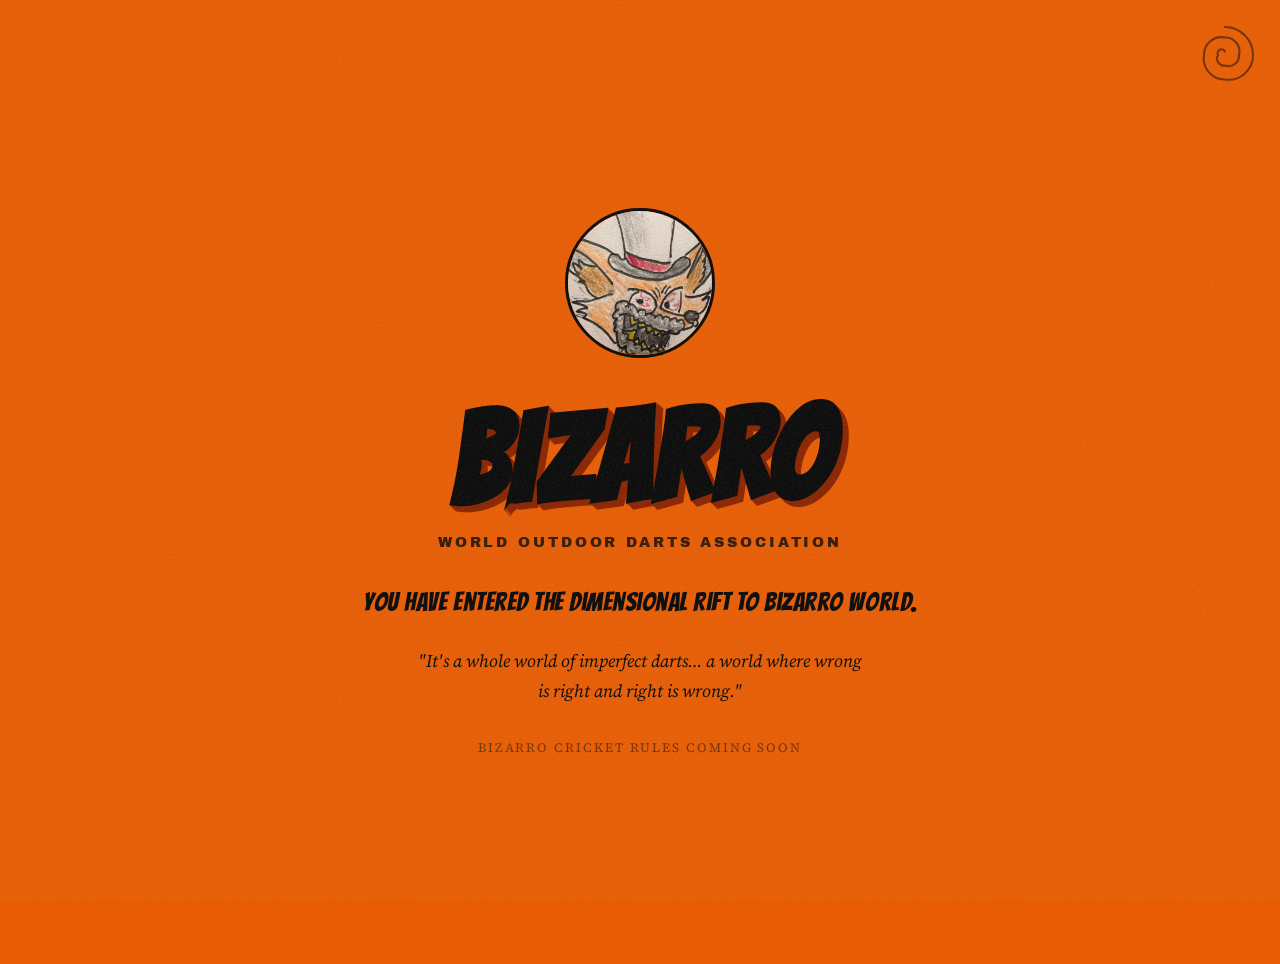
<file: woda/bizarro/index.html>
<!DOCTYPE html>
<html lang="en">
<head>
  <meta charset="UTF-8">
  <meta name="viewport" content="width=device-width, initial-scale=1.0">
  <title>BIZARRO — WODA</title>
  <meta name="description" content="You have entered the dimensional rift.">
  <link rel="preconnect" href="https://fonts.googleapis.com">
  <link rel="preconnect" href="https://fonts.gstatic.com" crossorigin>
  <link href="https://fonts.googleapis.com/css2?family=Bangers&family=Archivo+Black&family=Source+Serif+4:ital,wght@0,400;0,700;1,400&display=swap" rel="stylesheet">
  <style>
    :root {
      --bizarro-bg: #e85d04;
      --bizarro-text: #0a0a0a;
      --bizarro-shadow: #8B2500;
    }
    
    * {
      margin: 0;
      padding: 0;
      box-sizing: border-box;
    }
    
    body {
      min-height: 100vh;
      display: flex;
      flex-direction: column;
      align-items: center;
      justify-content: center;
      font-family: 'Source Serif 4', Georgia, serif;
      background: var(--bizarro-bg);
      color: var(--bizarro-text);
      overflow-x: hidden;
      padding: 2rem;
    }
    
    /* Grain texture */
    body::before {
      content: '';
      position: fixed;
      top: 0;
      left: 0;
      width: 100%;
      height: 100%;
      background-image: url("data:image/svg+xml,%3Csvg viewBox='0 0 400 400' xmlns='http://www.w3.org/2000/svg'%3E%3Cfilter id='noiseFilter'%3E%3CfeTurbulence type='fractalNoise' baseFrequency='0.9' numOctaves='4' stitchTiles='stitch'/%3E%3C/filter%3E%3Crect width='100%25' height='100%25' filter='url(%23noiseFilter)'/%3E%3C/svg%3E");
      opacity: 0.08;
      pointer-events: none;
      z-index: 1000;
    }
    
    /* ==================== */
    /* ENTRANCE FOG - starts opaque, clears to reveal */
    /* ==================== */
    
    .entrance-fog {
      position: fixed;
      top: 0;
      left: 0;
      width: 100%;
      height: 100%;
      z-index: 9999;
      pointer-events: none;
      overflow: hidden;
    }
    
    .entrance-fog .fog-layer {
      position: absolute;
      width: 400%;
      height: 120%;
      left: -50%;
      background: linear-gradient(
        90deg,
        transparent 0%,
        rgba(232, 93, 4, 0.7) 10%,
        rgba(232, 93, 4, 0.95) 25%,
        rgba(232, 93, 4, 1) 40%,
        rgba(232, 93, 4, 1) 60%,
        rgba(232, 93, 4, 0.95) 75%,
        rgba(232, 93, 4, 0.7) 90%,
        transparent 100%
      );
      filter: blur(80px);
      animation: fog-clear 4s ease-out forwards;
    }
    
    .entrance-fog .fog-layer:nth-child(1) { top: -30%; height: 60%; animation-delay: 0s; }
    .entrance-fog .fog-layer:nth-child(2) { top: 0%; height: 70%; animation-delay: 0.1s; }
    .entrance-fog .fog-layer:nth-child(3) { top: 20%; height: 65%; animation-delay: 0.2s; }
    .entrance-fog .fog-layer:nth-child(4) { top: 40%; height: 70%; animation-delay: 0.05s; }
    .entrance-fog .fog-layer:nth-child(5) { top: 60%; height: 60%; animation-delay: 0.15s; }
    .entrance-fog .fog-layer:nth-child(6) { top: 80%; height: 50%; animation-delay: 0.1s; }
    
    @keyframes fog-clear {
      0% {
        transform: translateX(0%);
        opacity: 1;
      }
      50% {
        opacity: 0.7;
      }
      100% {
        transform: translateX(50%);
        opacity: 0;
      }
    }
    
    /* Return vortex */
    .return-vortex {
      position: fixed;
      top: 20px;
      right: 20px;
      width: 70px;
      height: 70px;
      cursor: pointer;
      z-index: 1001;
      opacity: 0.5;
      transition: opacity 0.3s ease, transform 0.3s ease;
    }
    
    .return-vortex:hover {
      opacity: 1;
      transform: scale(1.15);
    }
    
    .return-vortex svg {
      width: 100%;
      height: 100%;
      animation: spin-reverse 4s linear infinite;
    }
    
    .return-vortex path {
      fill: none;
      stroke: var(--bizarro-text);
      stroke-width: 3;
      stroke-linecap: round;
    }
    
    @keyframes spin-reverse {
      from { transform: rotate(360deg); }
      to { transform: rotate(0deg); }
    }
    
    /* Main content - ALIGNED WITH WODA PAGE */
    .hero {
      display: flex;
      flex-direction: column;
      align-items: center;
      justify-content: center;
      min-height: 100vh;
      text-align: center;
      padding: 2rem;
    }
    
    /* Logo - same size/position as WODA */
    .logo {
      width: clamp(100px, 20vw, 150px);
      height: clamp(100px, 20vw, 150px);
      border-radius: 50%;
      object-fit: cover;
      margin-bottom: 2rem;
      border: 3px solid var(--bizarro-text);
    }
    
    /* Title - BIZARRO in Superman style */
    h1 {
      font-family: 'Bangers', 'Archivo Black', sans-serif;
      font-size: clamp(3.5rem, 14vw, 8rem);
      text-transform: uppercase;
      letter-spacing: 0.02em;
      margin-bottom: 0.5rem;
      color: var(--bizarro-text);
      text-shadow: 
        1px 1px 0 var(--bizarro-shadow),
        2px 2px 0 var(--bizarro-shadow),
        3px 3px 0 var(--bizarro-shadow),
        4px 4px 0 var(--bizarro-shadow),
        5px 5px 0 var(--bizarro-shadow),
        6px 6px 0 var(--bizarro-shadow);
      transform: rotate(-1deg);
      animation: title-wobble 5s ease-in-out infinite;
    }
    
    @keyframes title-wobble {
      0%, 100% { transform: rotate(-1deg); }
      50% { transform: rotate(-1.5deg); }
    }
    
    .tagline {
      font-family: 'Archivo Black', sans-serif;
      font-size: 0.9rem;
      letter-spacing: 0.2em;
      text-transform: uppercase;
      opacity: 0.8;
      margin-bottom: 2rem;
    }
    
    .message {
      font-family: 'Bangers', cursive;
      font-size: clamp(1.2rem, 3.5vw, 1.6rem);
      line-height: 1.6;
      margin-bottom: 1.5rem;
      letter-spacing: 0.02em;
    }
    
    .quote {
      font-style: italic;
      font-size: 1.1rem;
      line-height: 1.7;
      max-width: 480px;
      margin: 0 auto 2rem;
      padding: 0 1rem;
    }
    
    .coming {
      font-size: 0.8rem;
      letter-spacing: 0.15em;
      text-transform: uppercase;
      opacity: 0.5;
    }
    
    /* ==================== */
    /* EXIT TRANSITION (back to WODA) */
    /* ==================== */
    
    .exit-fog {
      position: fixed;
      top: 0;
      left: 0;
      width: 100%;
      height: 100%;
      z-index: 9999;
      pointer-events: none;
      overflow: hidden;
      visibility: hidden;
    }
    
    body.transitioning .exit-fog {
      visibility: visible;
    }
    
    .exit-fog .fog-layer {
      position: absolute;
      width: 400%;
      height: 120%;
      left: -150%;
      background: linear-gradient(
        90deg,
        transparent 0%,
        rgba(10, 10, 10, 0.7) 10%,
        rgba(10, 10, 10, 0.95) 25%,
        rgba(10, 10, 10, 1) 40%,
        rgba(10, 10, 10, 1) 60%,
        rgba(10, 10, 10, 0.95) 75%,
        rgba(10, 10, 10, 0.7) 90%,
        transparent 100%
      );
      filter: blur(80px);
      opacity: 0;
    }
    
    body.transitioning .exit-fog .fog-layer {
      animation: fog-exit 5s ease-in-out forwards;
    }
    
    .exit-fog .fog-layer:nth-child(1) { top: -30%; height: 60%; animation-delay: 0s; }
    .exit-fog .fog-layer:nth-child(2) { top: 0%; height: 70%; animation-delay: 0.15s; }
    .exit-fog .fog-layer:nth-child(3) { top: 20%; height: 65%; animation-delay: 0.3s; }
    .exit-fog .fog-layer:nth-child(4) { top: 40%; height: 70%; animation-delay: 0.1s; }
    .exit-fog .fog-layer:nth-child(5) { top: 60%; height: 60%; animation-delay: 0.25s; }
    .exit-fog .fog-layer:nth-child(6) { top: 80%; height: 50%; animation-delay: 0.2s; }
    
    @keyframes fog-exit {
      0% {
        transform: translateX(0%);
        opacity: 0;
      }
      25% {
        opacity: 0.8;
      }
      50% {
        transform: translateX(25%);
        opacity: 1;
      }
      75% {
        opacity: 1;
      }
      100% {
        transform: translateX(50%);
        opacity: 1;
      }
    }
  </style>
</head>
<body>
  <!-- Entrance fog - clears on load -->
  <div class="entrance-fog">
    <div class="fog-layer"></div>
    <div class="fog-layer"></div>
    <div class="fog-layer"></div>
    <div class="fog-layer"></div>
    <div class="fog-layer"></div>
    <div class="fog-layer"></div>
  </div>
  
  <!-- Exit fog (back to WODA) -->
  <div class="exit-fog">
    <div class="fog-layer"></div>
    <div class="fog-layer"></div>
    <div class="fog-layer"></div>
    <div class="fog-layer"></div>
    <div class="fog-layer"></div>
    <div class="fog-layer"></div>
  </div>
  
  <!-- Return Vortex -->
  <a href="/woda/" class="return-vortex" id="returnVortex" title="Return to WODA">
    <svg viewBox="0 0 100 100">
      <path d="M50 10 
               A40 40 0 0 1 90 50 
               A35 35 0 0 1 50 85 
               A30 30 0 0 1 20 50 
               A25 25 0 0 1 50 25
               A20 20 0 0 1 70 50
               A15 15 0 0 1 50 65
               A10 10 0 0 1 40 50
               A5 5 0 0 1 50 45"/>
    </svg>
  </a>
  
  <main class="hero">
    <img src="../../images/fox-ringmaster-head.jpg" alt="The Ringmaster" class="logo">
    
    <h1>BIZARRO</h1>
    <p class="tagline">World Outdoor Darts Association</p>
    
    <p class="message">
      You have entered the dimensional rift to Bizarro World.
    </p>
    
    <p class="quote">
      "It's a whole world of imperfect darts… a world where wrong is right and right is wrong."
    </p>
    
    <p class="coming">
      Bizarro Cricket rules coming soon
    </p>
  </main>
  
  <script>
    document.getElementById('returnVortex').addEventListener('click', function(e) {
      e.preventDefault();
      document.body.classList.add('transitioning');
      
      // Navigate AFTER fog is fully opaque
      setTimeout(function() {
        window.location.href = '/woda/';
      }, 2800);
    });
  </script>
</body>
</html>
</file>
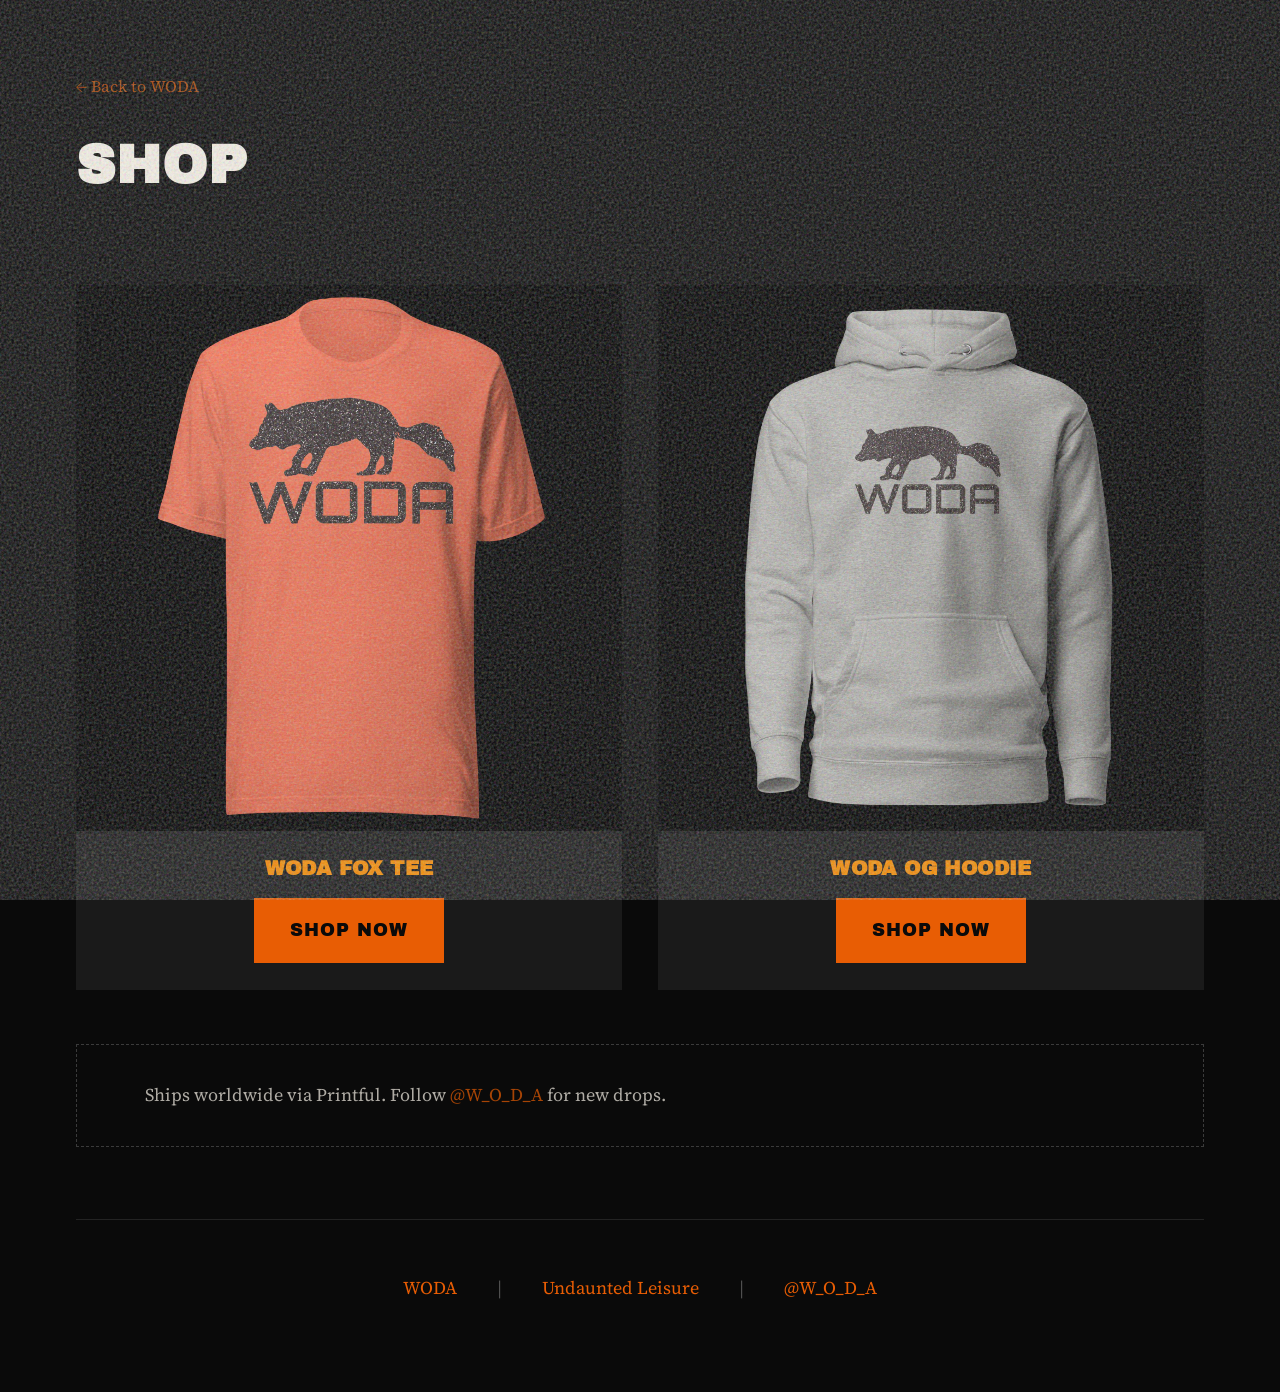
<file: woda/shop/index.html>
<!DOCTYPE html>
<html lang="en">
<head>
  <meta charset="UTF-8">
  <meta name="viewport" content="width=device-width, initial-scale=1.0">
  <title>Shop — WODA</title>
  <link rel="stylesheet" href="../../styles.css">
  <meta name="description" content="WODA merchandise.">
  <style>
    .shop-grid {
      display: grid;
      grid-template-columns: repeat(auto-fit, minmax(300px, 1fr));
      gap: 2rem;
      margin: 3rem 0;
    }
    
    .product-card {
      background: var(--black-light);
      text-align: center;
      transition: transform 0.2s ease;
    }
    
    .product-card:hover {
      transform: translateY(-4px);
    }
    
    .product-image {
      width: 100%;
      background: #000;
    }
    
    .product-image img {
      width: 100%;
      height: auto;
      display: block;
    }
    
    .product-info {
      padding: 1.5rem;
    }
    
    .product-title {
      font-family: 'Archivo Black', sans-serif;
      text-transform: uppercase;
      font-size: 1.1rem;
      margin-bottom: 0.5rem;
    }
    
    .product-status {
      display: inline-block;
      font-size: 0.75rem;
      text-transform: uppercase;
      letter-spacing: 0.1em;
      background: var(--orange);
      color: var(--black);
      padding: 0.3rem 0.6rem;
      margin-top: 0.5rem;
    }
    
    .back-link {
      display: inline-block;
      margin-bottom: 2rem;
      font-size: 0.9rem;
      opacity: 0.7;
    }
    
    .back-link:hover {
      opacity: 1;
    }
    
    .shop-note {
      text-align: center;
      margin-top: 2rem;
      padding: 2rem;
      border: 1px dashed rgba(255,255,255,0.2);
    }
    
    .shop-note p {
      margin: 0;
      opacity: 0.7;
    }
  </style>
</head>
<body>
  <div class="container">
    <header style="padding: 2rem 0;">
      <a href="/woda/" class="back-link">← Back to WODA</a>
      <h1 style="font-size: clamp(2rem, 6vw, 3rem);">Shop</h1>
    </header>
    
    <main>
      <div class="shop-grid">
        <div class="product-card">
          <div class="product-image">
            <img src="../../images/woda-tshirt.png" alt="WODA Fox T-Shirt - Heather Orange">
          </div>
          <div class="product-info">
            <h3 class="product-title">WODA Fox Tee</h3>
            <a href="https://woda.printful.me" target="_blank" class="btn" style="margin-top: 0.5rem;">Shop Now</a>
          </div>
        </div>
        
        <div class="product-card">
          <div class="product-image">
            <img src="../../images/woda-hoodie.png" alt="WODA OG Hoodie - Carbon Grey">
          </div>
          <div class="product-info">
            <h3 class="product-title">WODA OG Hoodie</h3>
            <a href="https://woda.printful.me" target="_blank" class="btn" style="margin-top: 0.5rem;">Shop Now</a>
          </div>
        </div>
      </div>
      
      <div class="shop-note">
        <p>Ships worldwide via Printful. Follow <a href="https://x.com/W_O_D_A" target="_blank">@W_O_D_A</a> for new drops.</p>
      </div>
    </main>
    
    <footer style="margin-top: 4rem;">
      <a href="/woda/">WODA</a>
      <span style="color: rgba(255,255,255,0.3); margin: 0 1rem;">|</span>
      <a href="/">Undaunted Leisure</a>
      <span style="color: rgba(255,255,255,0.3); margin: 0 1rem;">|</span>
      <a href="https://x.com/W_O_D_A" target="_blank" rel="noopener">@W_O_D_A</a>
    </footer>
  </div>
</body>
</html>
</file>
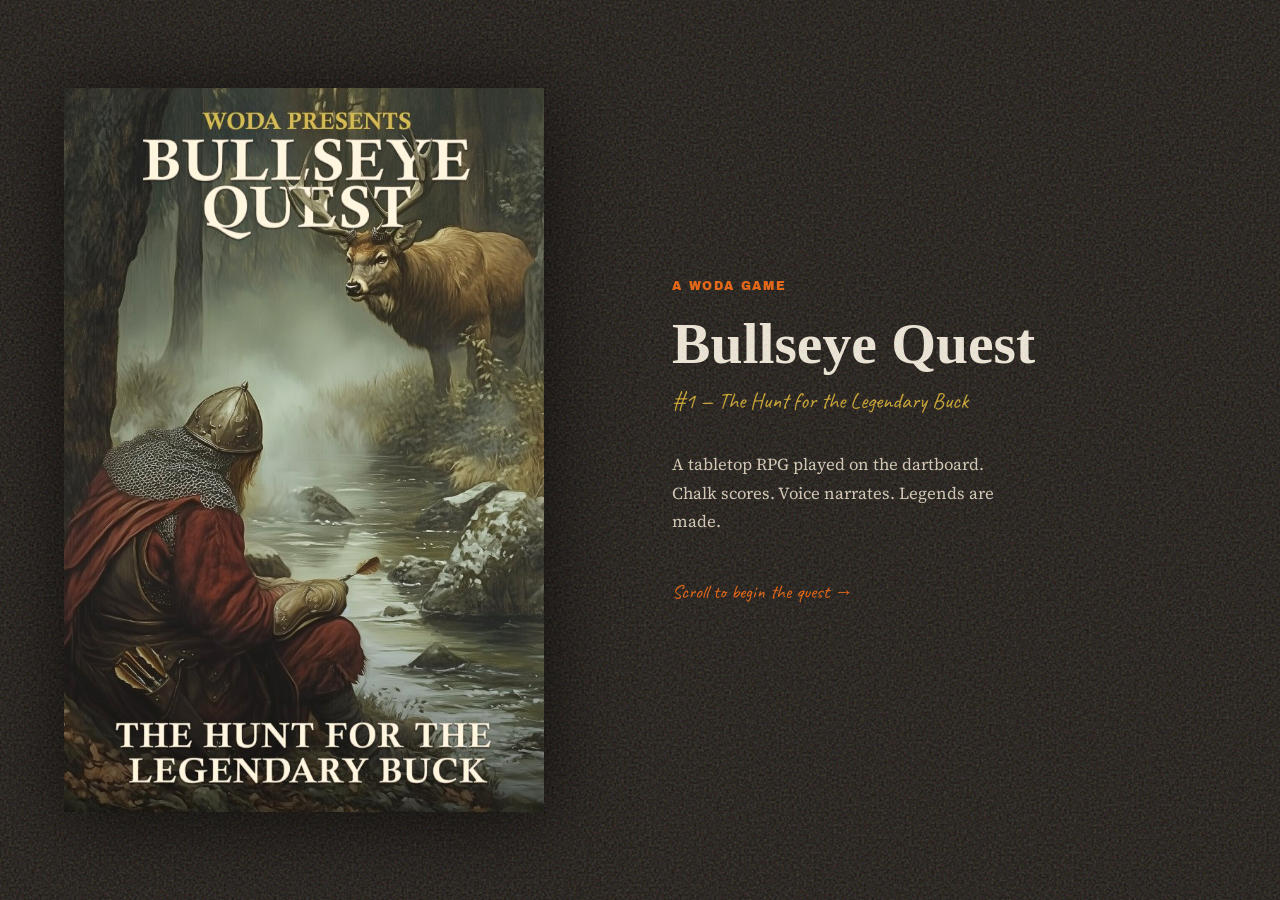
<file: woda/bullseye-quest/legendary-buck/index.html>
<!DOCTYPE html>
<html lang="en">
<head>
  <meta charset="UTF-8">
  <meta name="viewport" content="width=device-width, initial-scale=1, viewport-fit=cover">
  <title>The Hunt for the Legendary Buck — Bullseye Quest #1</title>
  <link rel="preconnect" href="https://fonts.googleapis.com">
  <link rel="preconnect" href="https://fonts.gstatic.com" crossorigin>
  <link href="https://fonts.googleapis.com/css2?family=Archivo+Black&family=Caveat:wght@400;700&family=Permanent+Marker&family=Source+Serif+4:ital,wght@0,400;0,600;0,700;1,400&display=swap" rel="stylesheet">
  <style>
    :root {
      --parchment: #1a1510;
      --parchment-mid: #2a2118;
      --parchment-light: #3d3024;
      --chalk: #d4c9b5;
      --chalk-dim: #7a7060;
      --chalk-bright: #f0e8d8;
      --orange: #e85d04;
      --orange-dark: #bc4b03;
      --orange-glow: #f48c06;
      --blood: #8b1a1a;
      --blood-dim: #5a1111;
      --forest-dark: #1a2e1a;
      --forest: #2d4a2e;
      --gold: #c9a227;
      --gold-dim: #8a7020;
      --chalkboard: #1a3328;
      --chalkboard-border: #2a4a38;
      --progress-height: 48px;
      --topbar-height: 44px;
    }

    * { margin: 0; padding: 0; box-sizing: border-box; }

    html {
      background-color: var(--parchment);
      -webkit-text-size-adjust: 100%;
      text-size-adjust: 100%;
    }

    body {
      font-family: 'Source Serif 4', Georgia, serif;
      background-color: var(--parchment);
      color: var(--chalk);
      line-height: 1.6;
      -webkit-font-smoothing: antialiased;
      overflow: hidden;
      height: 100svh;
    }
    @supports not (height: 100svh) { body { height: -webkit-fill-available; } }

    /* Grain */
    body::before {
      content: '';
      position: fixed;
      top: 0; left: 0; width: 100%; height: 100%;
      background-image: url("data:image/svg+xml,%3Csvg viewBox='0 0 400 400' xmlns='http://www.w3.org/2000/svg'%3E%3Cfilter id='n'%3E%3CfeTurbulence type='fractalNoise' baseFrequency='0.9' numOctaves='4' stitchTiles='stitch'/%3E%3C/filter%3E%3Crect width='100%25' height='100%25' filter='url(%23n)'/%3E%3C/svg%3E");
      opacity: 0.25;
      pointer-events: none;
      z-index: 1000;
    }

    /* ---- TOP NAV (hidden on cover) ---- */
    .topbar {
      position: fixed; top: 0; left: 0; right: 0; z-index: 100;
      display: flex; justify-content: space-between; align-items: flex-start;
      padding-top: max(12px, env(safe-area-inset-top));
      padding-left: max(1rem, env(safe-area-inset-left));
      padding-right: max(1rem, env(safe-area-inset-right));
      padding-bottom: 20px;
      background: linear-gradient(to bottom, rgba(26,21,16,0.92) 0%, rgba(26,21,16,0.6) 50%, transparent 100%);
      opacity: 0;
      transition: opacity 0.5s ease;
      pointer-events: none;
    }
    .topbar.visible { opacity: 1; pointer-events: auto; }

    .topbar a {
      font-family: 'Archivo Black', Impact, sans-serif;
      text-transform: uppercase; font-size: 0.75rem; letter-spacing: 0.1em;
      color: var(--orange); text-decoration: none;
      padding: 12px 4px; min-height: 44px; min-width: 44px;
      display: inline-flex; align-items: center;
      -webkit-tap-highlight-color: transparent;
    }
    .topbar a:active { color: var(--orange-glow); }
    @media (hover:hover) { .topbar a:hover { color: var(--orange-glow); } }
    .topbar-label { font-family: 'Caveat', cursive; font-size: 1rem; color: var(--chalk-dim); padding: 12px 4px; }

    /* ---- SCROLL CONTAINER ---- */
    .crawl {
      display: flex; width: 100%; height: 100%;
      overflow-x: auto; overflow-y: hidden;
      scroll-snap-type: x mandatory;
      -webkit-overflow-scrolling: touch;
      scrollbar-width: none;
    }
    .crawl::-webkit-scrollbar { display: none; }

    .panel {
      flex: 0 0 100%; width: 100%; height: 100%;
      scroll-snap-align: start;
      scroll-snap-stop: always;
      overflow-y: auto;
      -webkit-overflow-scrolling: touch;
      position: relative;
    }

    .panel-content {
      display: flex; flex-direction: column; justify-content: center;
      padding: calc(var(--topbar-height) + env(safe-area-inset-top) + 20px) max(1.5rem, env(safe-area-inset-left)) calc(var(--progress-height) + env(safe-area-inset-bottom) + 20px) max(1.5rem, env(safe-area-inset-right));
      max-width: 720px; margin: 0 auto; width: 100%;
      min-height: 100%;
    }

    /* ---- Typography ---- */
    .panel-number {
      font-family: 'Archivo Black', Impact, sans-serif;
      font-size: 0.7rem; letter-spacing: 0.2em; text-transform: uppercase;
      color: var(--chalk-dim); margin-bottom: 0.5rem;
    }
    .panel-title {
      font-family: 'Permanent Marker', cursive;
      font-size: clamp(1.8rem, 6vw, 2.8rem);
      color: var(--chalk-bright); line-height: 1.15; margin-bottom: 1rem;
    }
    .panel-subtitle {
      font-family: 'Caveat', cursive; font-size: 1.2rem;
      color: var(--gold); margin-bottom: 1.5rem;
    }
    .panel p { margin-bottom: 1rem; max-width: 55ch; font-size: 1rem; }
    .panel strong { color: var(--chalk-bright); }

    /* ---- Narrative block ---- */
    .narrative {
      background: var(--forest-dark);
      border-left: 3px solid var(--forest);
      padding: 1.25rem 1.5rem; margin: 1rem 0;
      border-radius: 0 4px 4px 0;
      font-style: italic; line-height: 1.8;
    }
    .narrative strong { color: var(--chalk-bright); font-style: normal; }

    /* ---- Tables ---- */
    .rules-table { width: 100%; border-collapse: collapse; margin: 1rem 0; font-size: 0.9rem; }
    .rules-table th {
      font-family: 'Archivo Black', Impact, sans-serif;
      text-transform: uppercase; font-size: 0.7rem; letter-spacing: 0.1em;
      color: var(--orange); text-align: left; padding: 0.5rem 0.75rem;
      border-bottom: 1px solid var(--parchment-light);
    }
    .rules-table td {
      padding: 0.5rem 0.75rem;
      border-bottom: 1px solid rgba(255,255,255,0.05);
      vertical-align: top;
    }

    /* ---- Colors ---- */
    .danger { color: var(--blood); }
    .reward { color: var(--gold); }

    /* ---- Turn path ---- */
    .turn-path { display: flex; align-items: center; flex-wrap: wrap; gap: 0; margin: 1.5rem 0; }
    .turn-node {
      display: flex; align-items: center; justify-content: center;
      width: 40px; height: 40px; border-radius: 50%;
      border: 2px solid var(--orange);
      font-family: 'Archivo Black', Impact, sans-serif; font-size: 0.75rem;
      color: var(--orange); flex-shrink: 0;
    }
    .turn-node.sq { border-color: var(--gold); color: var(--gold); font-family: 'Caveat', cursive; font-size: 0.7rem; width: 36px; height: 36px; border-style: dashed; }
    .turn-node.bull { border-color: var(--blood); color: var(--blood); }
    .turn-arrow { color: var(--chalk-dim); margin: 0 4px; font-size: 0.8rem; }

    /* ---- Chalkboard ---- */
    .chalkboard {
      background: var(--chalkboard); border: 2px solid var(--chalkboard-border);
      border-radius: 4px; padding: 1rem; margin: 1rem 0;
      font-family: 'Caveat', cursive;
    }
    .chalkboard table { width: 100%; border-collapse: collapse; }
    .chalkboard th {
      font-size: 0.85rem; color: var(--chalk-dim); padding: 0.3rem 0.5rem;
      border-bottom: 1px solid rgba(255,255,255,0.15); text-align: center;
    }
    .chalkboard td {
      text-align: center; padding: 0.3rem 0.5rem;
      border-bottom: 1px solid rgba(255,255,255,0.05);
      font-size: 1.1rem; color: var(--chalk);
    }
    .chalkboard .sq-row td {
      font-size: 0.8rem; color: var(--gold-dim); font-style: italic;
      border-bottom: none; padding: 0.15rem 0.5rem;
    }

    /* ---- Fox tracker ---- */
    .fox-tracker {
      display: flex; align-items: center; flex-wrap: wrap; gap: 4px;
      margin: 1rem 0; padding: 0.75rem; background: var(--parchment-mid);
      border-radius: 4px; border-left: 3px solid var(--blood);
    }
    .fox-num {
      width: 28px; height: 28px; border-radius: 50%;
      border: 1.5px solid var(--chalk-dim);
      display: flex; align-items: center; justify-content: center;
      font-family: 'Archivo Black', Impact, sans-serif;
      font-size: 0.6rem; color: var(--chalk-dim); flex-shrink: 0;
    }
    .fox-num.active { border-color: var(--blood); color: var(--blood); background: rgba(139,26,26,0.15); }
    .fox-num.dead { border-color: var(--gold); color: var(--gold); }

    /* ---- Result cards ---- */
    .result-card {
      background: var(--parchment-mid);
      border-left: 3px solid var(--chalk-dim);
      padding: 0.75rem 1rem; margin: 0.5rem 0; font-size: 0.9rem;
    }
    .result-card.death { border-left-color: var(--blood); }
    .result-card.victory { border-left-color: var(--gold); }
    .result-card.escape { border-left-color: var(--orange); }
    .result-card .result-label {
      font-family: 'Archivo Black', Impact, sans-serif;
      font-size: 0.7rem; letter-spacing: 0.1em; text-transform: uppercase;
      margin-bottom: 0.25rem;
    }
    .result-card.death .result-label { color: var(--blood); }
    .result-card.victory .result-label { color: var(--gold); }
    .result-card.escape .result-label { color: var(--orange); }

    /* ---- Yet to Be Revealed ---- */
    .locked {
      background: var(--parchment-mid);
      border: 1px dashed var(--chalk-dim);
      border-radius: 4px; padding: 1.25rem;
      margin: 1rem 0; position: relative;
      overflow: hidden;
    }
    .locked::before {
      content: '🔒';
      position: absolute; top: 0.75rem; right: 0.75rem;
      font-size: 1rem;
    }
    .locked-title {
      font-family: 'Archivo Black', Impact, sans-serif;
      font-size: 0.7rem; letter-spacing: 0.1em; text-transform: uppercase;
      color: var(--chalk-dim); margin-bottom: 0.5rem;
    }
    .locked p {
      font-style: italic; color: var(--chalk-dim); font-size: 0.9rem;
      max-width: 50ch;
    }

    /* ---- Victory tiers ---- */
    .tier {
      display: flex; align-items: flex-start; gap: 0.75rem;
      margin: 0.75rem 0; padding: 0.75rem;
      background: var(--parchment-mid); border-radius: 4px;
    }
    .tier-icon { font-size: 1.4rem; flex-shrink: 0; width: 28px; text-align: center; }
    .tier-name {
      font-family: 'Archivo Black', Impact, sans-serif;
      font-size: 0.8rem; text-transform: uppercase; letter-spacing: 0.05em;
    }
    .tier-desc { font-size: 0.9rem; color: var(--chalk); margin-top: 0.15rem; }
    .tier-ending { font-family: 'Caveat', cursive; font-size: 0.95rem; color: var(--gold); }
    .tier.legendary { border-left: 3px solid var(--gold); }
    .tier.great { border-left: 3px solid var(--orange); }
    .tier.good { border-left: 3px solid var(--chalk-dim); }
    .tier.shame { border-left: 3px solid var(--blood-dim); }
    .tier.defeat { border-left: 3px solid var(--blood); }

    /* ---- Scenario ---- */
    .scenario {
      background: var(--parchment-mid); border: 1px solid var(--parchment-light);
      padding: 1.25rem; margin: 1rem 0; border-radius: 4px;
    }
    .scenario-question {
      font-family: 'Source Serif 4', serif; font-weight: 600;
      font-size: 1rem; color: var(--chalk-bright); margin-bottom: 0.75rem;
    }
    .scenario-setup { font-size: 0.9rem; margin-bottom: 1rem; }
    .scenario-btn {
      display: inline-block; font-family: 'Archivo Black', Impact, sans-serif;
      text-transform: uppercase; font-size: 0.75rem; letter-spacing: 0.05em;
      padding: 0.75rem 1.25rem; margin: 0.25rem 0.5rem 0.25rem 0;
      border: 2px solid var(--orange); color: var(--orange);
      background: transparent; cursor: pointer; border-radius: 4px;
      min-height: 44px; -webkit-tap-highlight-color: transparent;
      transition: all 0.2s ease;
    }
    .scenario-btn:active, .scenario-btn.selected { background: var(--orange); color: var(--parchment); }
    @media (hover:hover) { .scenario-btn:hover { background: var(--orange); color: var(--parchment); } }
    .scenario-outcome {
      display: none; margin-top: 1rem; padding: 1rem;
      background: var(--parchment); border-radius: 4px;
      font-style: italic; line-height: 1.7;
    }
    .scenario-outcome.visible { display: block; }

    /* ---- Bizarro link ---- */
    .bizarro-link {
      color: var(--orange); text-decoration: none;
      border-bottom: 1px dashed var(--orange);
      transition: color 0.2s;
    }
    .bizarro-link:active { color: var(--orange-glow); }

    /* ============ COVER PANEL ============ */
    .panel--cover { overflow: hidden; }
    .panel--cover .panel-content { padding: 0; max-width: none; }

    .cover-layout { width: 100%; height: 100%; display: flex; align-items: center; justify-content: center; }
    .cover-art-wrapper { width: 100%; height: 100%; display: flex; align-items: center; justify-content: center; }

    .cover-art {
      display: block;
      max-height: calc(100svh - 24px);
      max-width: 100%; width: auto; height: auto;
      object-fit: contain;
      filter: drop-shadow(0 4px 24px rgba(0,0,0,0.5)) brightness(1.1) contrast(1.05);
      z-index: 1001;
      animation: coverReveal 1s ease-out forwards;
      opacity: 0;
      transition: opacity 0.6s ease;
    }
    @supports not (max-height:100svh) { .cover-art { max-height: calc(100vh - 24px); } }
    @keyframes coverReveal { from { opacity:0; transform:scale(0.97); } to { opacity:1; transform:scale(1); } }

    .cover-art.fading { opacity: 0; }

    .scroll-hint-cover {
      position: absolute; bottom: max(24px, env(safe-area-inset-bottom));
      left: 50%; transform: translateX(-50%); z-index: 1002;
      font-family: 'Caveat', cursive; font-size: 1rem;
      color: var(--chalk-dim);
      animation: hintPulse 2.5s ease-in-out infinite;
      pointer-events: none;
    }
    @keyframes hintPulse {
      0%,100% { opacity:0.5; transform:translateX(-50%); }
      50% { opacity:0.9; transform:translateX(-50%) translateX(4px); }
    }

    .cover-text { display: none; }

    /* ---- PROGRESS BAR (hidden on cover) ---- */
    .progress-bar {
      position: fixed; bottom: 0; left: 0; right: 0; z-index: 100;
      height: calc(var(--progress-height) + env(safe-area-inset-bottom));
      padding-bottom: env(safe-area-inset-bottom);
      padding-left: max(1rem, env(safe-area-inset-left));
      padding-right: max(1rem, env(safe-area-inset-right));
      display: flex; align-items: center; justify-content: space-between;
      background: linear-gradient(to top, var(--parchment) 0%, var(--parchment) 60%, rgba(26,21,16,0.95) 80%, rgba(26,21,16,0.6) 100%);
      opacity: 0; transition: opacity 0.5s ease; pointer-events: none;
    }
    .progress-bar.visible { opacity: 1; pointer-events: auto; }
    .progress-label { font-family: 'Caveat', cursive; font-size: 0.85rem; color: var(--chalk-dim); flex-shrink: 0; }
    .progress-dots { display: flex; align-items: center; gap: 8px; padding: 0 8px; }
    .progress-dot {
      width: 9px; height: 9px; border-radius: 50%;
      border: 1.5px solid var(--chalk-dim); background: transparent;
      cursor: pointer; transition: all 0.25s ease; position: relative;
      -webkit-tap-highlight-color: transparent; flex-shrink: 0;
    }
    .progress-dot::before { content:''; position:absolute; top:-17px; left:-17px; right:-17px; bottom:-17px; }
    .progress-dot.active { background: var(--orange); border-color: var(--orange); box-shadow: 0 0 8px rgba(232,93,4,0.4); }
    .progress-dot:active { transform: scale(1.3); }

    /* ---- Arrow hint ---- */
    .arrow-hint {
      position: fixed; right: max(12px, env(safe-area-inset-right)); top: 50%;
      transform: translateY(-50%); z-index: 50;
      font-size: 1.5rem; color: var(--chalk-dim); opacity: 0;
      animation: arrowPulse 2s ease-in-out infinite;
      pointer-events: none; transition: opacity 0.3s ease;
    }
    .arrow-hint.visible { opacity: 0.3; }
    .arrow-hint.hidden { opacity: 0; }
    @keyframes arrowPulse {
      0%,100% { transform: translateY(-50%) translateX(0); }
      50% { transform: translateY(-50%) translateX(4px); }
    }

    /* ---- DESKTOP ---- */
    @media (min-width: 769px) {
      .panel--cover .cover-layout { flex-direction: row; }
      .cover-art-wrapper { flex: 0 0 50%; justify-content: flex-end; padding: 2rem; }
      .cover-art { max-height: 94vh; filter: drop-shadow(0 8px 40px rgba(0,0,0,0.6)) brightness(1.1) contrast(1.05); }
      .cover-text {
        display: flex; flex-direction: column; justify-content: center;
        flex: 0 0 50%; padding: 4rem;
        animation: textSlideIn 0.8s ease-out 0.3s forwards; opacity: 0;
      }
      @keyframes textSlideIn { from { opacity:0; transform:translateX(30px); } to { opacity:1; transform:translateX(0); } }
      .cover-text .eyebrow { font-family:'Archivo Black',sans-serif; text-transform:uppercase; letter-spacing:0.15em; font-size:0.75rem; color:var(--orange); margin-bottom:1rem; }
      .cover-text h1 { font-family:'Permanent Marker',cursive; font-size:clamp(2.5rem,4.5vw,4rem); color:var(--chalk-bright); line-height:1.1; margin-bottom:0.5rem; }
      .cover-text .subtitle { font-family:'Caveat',cursive; font-size:clamp(1.1rem,1.8vw,1.4rem); color:var(--gold); margin-bottom:2rem; }
      .cover-text .description { font-size:1.05rem; max-width:36ch; line-height:1.7; margin-bottom:2.5rem; color:var(--chalk); }
      .cover-text .cta { font-family:'Caveat',cursive; font-size:1.2rem; color:var(--orange); animation:hintPulse 2.5s ease-in-out infinite; }
      .scroll-hint-cover { display: none; }
      .panel-content { max-width: 800px; }
    }
    @media (min-width:1200px) {
      .cover-art-wrapper { flex:0 0 45%; padding: 2rem 2rem 2rem 4rem; }
      .cover-text { flex:0 0 55%; padding: 4rem 6rem; }
    }

    @media (max-width: 375px) {
      .progress-dots { gap: 5px; }
      .progress-dot { width: 7px; height: 7px; }
      .progress-label { font-size: 0.7rem; }
      .panel-title { font-size: 1.5rem; }
      .turn-node { width: 34px; height: 34px; font-size: 0.65rem; }
    }

    @media (prefers-reduced-motion: reduce) {
      *,*::before,*::after { animation-duration:0.01ms!important; transition-duration:0.01ms!important; }
      .cover-art,.cover-text { opacity:1; }
    }
  </style>
</head>
<body>

  <nav class="topbar" id="topbar">
    <a href="/woda/">← WODA</a>
    <span class="topbar-label">Bullseye Quest #1</span>
  </nav>
  <span class="arrow-hint" id="arrowHint">›</span>

  <div class="crawl" id="crawl">

    <!-- ======== PANEL 0: COVER ======== -->
    <section class="panel panel--cover" data-label="Cover">
      <div class="panel-content">
        <div class="cover-layout">
          <div class="cover-art-wrapper">
            <img src="../../../images/legendary-buck-cover.png"
              alt="The Hunt for the Legendary Buck — Bullseye Quest #1"
              class="cover-art" id="coverArt" loading="eager" fetchpriority="high">
          </div>
          <div class="cover-text">
            <p class="eyebrow">A WODA Game</p>
            <h1>Bullseye Quest</h1>
            <p class="subtitle">#1 — The Hunt for the Legendary Buck</p>
            <p class="description">A tabletop RPG played on the dartboard. Chalk scores. Voice narrates. Legends are made.</p>
            <p class="cta">Scroll to begin the quest →</p>
          </div>
        </div>
      </div>
      <span class="scroll-hint-cover">Swipe to begin →</span>
    </section>

    <!-- ======== PANEL 1: THE QUEST ======== -->
    <section class="panel" data-label="The Quest">
      <div class="panel-content">
        <p class="panel-number">I</p>
        <h2 class="panel-title">The Quest</h2>
        <div class="narrative">
          <p>King Donut has sent Sir Staples and the Dart Knights out for food for the feast. He expects they return with enough meat to feed the dart community for the celebration.</p>
          <p>The woods outside the castle have many dangers including a <strong>sneaky rabid fox</strong> who lurks about. The Dart Knights set out on their long journey but lo and behold become easily distracted. They see hoof prints of the elusive <strong>Legendary Buck</strong>.</p>
          <p>King Donut would surely be pleased with the buck as a trophy, but this distracts them from their main quest.</p>
        </div>
        <p style="font-style:italic; color:var(--gold); font-size:1.1rem; line-height:1.9; margin-top:1rem;">
          Will the Dart Knights return alive?<br>
          Will they return with meat for the feast?<br>
          And will they capture the Legendary Buck?
        </p>
      </div>
    </section>

    <!-- ======== PANEL 2: YOUR PARTY ======== -->
    <section class="panel" data-label="Your Party">
      <div class="panel-content">
        <p class="panel-number">II</p>
        <h2 class="panel-title">Your Party</h2>
        <p class="panel-subtitle">How many knights answer the call?</p>
        <table class="rules-table">
          <tr><th>Players</th><th>Darts</th><th>Turns Each</th></tr>
          <tr><td><strong>2</strong></td><td>6 darts</td><td>2 turns</td></tr>
          <tr><td><strong>3</strong></td><td>3 darts</td><td>1 turn</td></tr>
          <tr><td><strong>4</strong></td><td>3 darts</td><td>1 turn</td></tr>
        </table>
        <p style="margin-top:1.5rem;"><strong>Game Modes</strong></p>
        <p><strong class="reward">Full Camaraderie</strong> — Solo or co-op. One party, one quest.</p>
        <p><strong class="reward">Team vs Team</strong> — 2–4 per team, parallel quests on separate boards.</p>
        <p><strong class="reward">Head to Head</strong> — 1v1 or 2v2, straight up.</p>
        <p style="margin-top:1rem; font-size:0.9rem; color:var(--chalk-dim);">Players decide throwing order by Dart House Rules.</p>
      </div>
    </section>

    <!-- ======== PANEL 3: THE PATH ======== -->
    <section class="panel" data-label="The Path">
      <div class="panel-content">
        <p class="panel-number">III</p>
        <h2 class="panel-title">The Path</h2>
        <p class="panel-subtitle">One turn per number. No going back.</p>
        <p>The quest follows the path of Cricket — one number at a time, in order:</p>
        <div class="turn-path">
          <div class="turn-node">20</div><span class="turn-arrow">→</span>
          <div class="turn-node">19</div><span class="turn-arrow">→</span>
          <div class="turn-node sq">SQ?</div><span class="turn-arrow">→</span>
          <div class="turn-node">18</div><span class="turn-arrow">→</span>
          <div class="turn-node">17</div><span class="turn-arrow">→</span>
          <div class="turn-node sq">SQ?</div><span class="turn-arrow">→</span>
          <div class="turn-node">16</div><span class="turn-arrow">→</span>
          <div class="turn-node">15</div><span class="turn-arrow">→</span>
          <div class="turn-node sq">SQ?</div><span class="turn-arrow">→</span>
          <div class="turn-node bull">B</div>
        </div>
        <p style="font-size:0.9rem; color:var(--chalk-dim);">Side quest windows open after 19, after 17, and after 15. The party decides: press on or take the detour?</p>
      </div>
    </section>

    <!-- ======== PANEL 4: SCOREBOARD ======== -->
    <section class="panel" data-label="Scoreboard">
      <div class="panel-content">
        <p class="panel-number">IV</p>
        <h2 class="panel-title">The Scoreboard</h2>
        <p class="panel-subtitle">Draw this on your chalkboard</p>
        <div class="chalkboard">
          <table>
            <tr><th>Meat</th><th>Marks</th><th>#</th><th>Clues</th><th>RF</th></tr>
            <tr><td></td><td></td><td>20</td><td></td><td></td></tr>
            <tr><td></td><td></td><td>19</td><td></td><td></td></tr>
            <tr class="sq-row"><td colspan="5">— side quest? —</td></tr>
            <tr><td></td><td></td><td>18</td><td></td><td></td></tr>
            <tr><td></td><td></td><td>17</td><td></td><td></td></tr>
            <tr class="sq-row"><td colspan="5">— side quest? —</td></tr>
            <tr><td></td><td></td><td>16</td><td></td><td></td></tr>
            <tr><td></td><td></td><td>15</td><td></td><td></td></tr>
            <tr class="sq-row"><td colspan="5">— side quest? —</td></tr>
            <tr><td style="font-size:0.75rem; color:var(--chalk-dim);">no meat</td><td></td><td>B</td><td></td><td></td></tr>
          </table>
        </div>
        <p style="font-size:0.9rem;"><strong>Meat</strong> — lbs earned for the feast. <strong>Marks</strong> — cricket marks (/, X, Ø). <strong>Clues</strong> — side quest closes on 6 & 11. <strong>RF</strong> — where the Rabid Fox sits on the tracker.</p>
      </div>
    </section>

    <!-- ======== PANEL 5: MEAT SCORING ======== -->
    <section class="panel" data-label="Hunting">
      <div class="panel-content">
        <p class="panel-number">V</p>
        <h2 class="panel-title">Hunting</h2>
        <p class="panel-subtitle" style="font-size:1.3rem;">Close a number to start banking meat. Every extra hit feeds the feast.</p>
        <p>Hit a number <strong>3 times</strong> to close it (doubles count as 2, triples as 3). Once closed, every additional hit earns meat equal to the number's value.</p>
        <table class="rules-table">
          <tr><th>Number</th><th>Meat per Extra Hit</th></tr>
          <tr><td><strong>20</strong></td><td>+20 lbs</td></tr>
          <tr><td><strong>19</strong></td><td>+19 lbs</td></tr>
          <tr><td><strong>18</strong></td><td>+18 lbs</td></tr>
          <tr><td><strong>17</strong></td><td>+17 lbs</td></tr>
          <tr><td><strong>16</strong></td><td>+16 lbs</td></tr>
          <tr><td><strong>15</strong></td><td>+15 lbs</td></tr>
        </table>
        <p style="font-size:0.9rem; margin-top:1rem;">Bullseye is <strong>NOT</strong> used for meat — it's reserved for the Legendary Buck shootoff.</p>
      </div>
    </section>

    <!-- ======== PANEL 6: THE RABID FOX ======== -->
    <section class="panel" data-label="The Fox">
      <div class="panel-content">
        <p class="panel-number">VI</p>
        <h2 class="panel-title" style="color:var(--blood);">The Rabid Fox</h2>
        <p class="panel-subtitle" style="color:var(--blood);">Miss the board entirely? You've attracted the fox.</p>
        <p>Any time a player throws a <strong>donut</strong> — all darts miss the active number with zero marks — the fox spawns. Immediately. One bad turn brings her out of the shadows.</p>

        <p style="margin-top:1.5rem;"><strong>The Fox Tracker</strong></p>
        <p>The fox doesn't die easily. She's hunted across the entire board. When she spawns, you throw <strong>3 darts</strong> starting from her current position on the tracker:</p>
        <div class="fox-tracker">
          <div class="fox-num active">1</div>
          <div class="fox-num">2</div>
          <div class="fox-num">3</div>
          <div class="fox-num">4</div>
          <div class="fox-num">5</div>
          <div class="fox-num">6</div>
          <div class="fox-num">7</div>
          <div class="fox-num">8</div>
          <div class="fox-num">9</div>
          <div class="fox-num">10</div>
          <div class="fox-num">11</div>
          <div class="fox-num">12</div>
          <div class="fox-num">13</div>
          <div class="fox-num">14</div>
          <div class="fox-num">15</div>
          <div class="fox-num">16</div>
          <div class="fox-num">17</div>
          <div class="fox-num">18</div>
          <div class="fox-num">19</div>
          <div class="fox-num">20</div>
          <div class="fox-num dead">B</div>
        </div>
        <p style="font-size:0.9rem; color:var(--chalk-dim);">The fox's position persists between encounters. Mark her current number in the <strong>RF</strong> column.</p>

        <div class="result-card death" style="margin-top:1rem;">
          <p class="result-label">0 of 3 Hits — Death</p>
          <p>The fox kills the knight. They're down — awaiting a saving throw.</p>
        </div>
        <div class="result-card escape">
          <p class="result-label">1 of 3 Hits — Fox Escapes</p>
          <p>Fox retreats. <strong class="danger">−10 meat.</strong> Tracker advances 1. Mark new position on RF.</p>
        </div>
        <div class="result-card">
          <p class="result-label">2 of 3 Hits — Fox Escapes</p>
          <p>Fox retreats. <strong>No meat penalty.</strong> Tracker advances 2.</p>
        </div>
        <div class="result-card victory">
          <p class="result-label">3 of 3 Hits — Magic Darts ✦</p>
          <p>Fox killed instantly. <strong class="reward">+50 meat.</strong> The party earns Magic Darts.</p>
        </div>
        <div class="result-card victory" style="margin-top:0.5rem;">
          <p class="result-label">The Grind — Tracker reaches 20</p>
          <p>Push the fox to 20 through multiple encounters. Finish her with a bullseye shot. <strong class="reward">+100 meat.</strong></p>
        </div>
      </div>
    </section>

    <!-- ======== PANEL 7: DEATH & MYSTERY ======== -->
    <section class="panel" data-label="Fate">
      <div class="panel-content">
        <p class="panel-number">VII</p>
        <h2 class="panel-title">The Fallen Knight</h2>
        <p class="panel-subtitle">Down — but not necessarily out</p>
        <p>When the fox kills a knight, that player is down. But on each of their turns, they get one chance to crawl back into the fight.</p>

        <div class="locked">
          <p class="locked-title">Yet to Be Revealed — Saving Throw</p>
          <p>The exact mechanics of the Saving Throw are still being forged in WODA Labs. How hard is it to cheat death? The answers are coming.</p>
        </div>

        <div class="locked">
          <p class="locked-title">Yet to Be Revealed — Resurrection Throw</p>
          <p>Whispers speak of a Resurrection Throw — a way for a living knight to bring back a fallen companion. But the ritual's details remain hidden. WODA Labs is still testing the incantation.</p>
        </div>

        <div class="locked">
          <p class="locked-title">Yet to Be Revealed — Magic Darts Reward</p>
          <p>The fox is dead, and something glows where she fell. What power do Magic Darts grant beyond the +50 meat? WODA Labs is still deciding what treasure the fox guards.</p>
        </div>
      </div>
    </section>

    <!-- ======== PANEL 8: SIDE QUESTS ======== -->
    <section class="panel" data-label="Side Quests">
      <div class="panel-content">
        <p class="panel-number">VIII</p>
        <h2 class="panel-title">Side Quests</h2>
        <p class="panel-subtitle">The Buck's tracks lead off the main path. Follow them — if you can afford the detour.</p>
        <p>At three points on the quest (after 19, after 17, after 15), the party can pursue side quests. This is a group decision.</p>
        <p><strong>Cost:</strong> 10 meat per player. Spent whether you succeed or not.</p>
        <p><strong>Targets:</strong> The side quest numbers are <strong>6</strong> and <strong>11</strong>. Players rotate throwing at these targets.</p>
        <p style="margin-top:1rem;"><strong class="reward">Unlocking the Legendary Buck</strong></p>
        <p>Close <strong>both 6 and 11</strong> (3 marks each) to unlock the Buck at the end of the quest. If either number remains open — no Buck attempt.</p>
        <p><strong>Bonus:</strong> Each additional close beyond the initial 3 marks on either number <strong>reduces the bullseyes needed</strong> to kill the Buck by one.</p>
        <p style="margin-top:1rem; font-size:0.9rem; color:var(--chalk-dim);">Track closes in the <strong>Clues</strong> column using standard cricket marks. First circle = 6 closed. Second circle = 11 closed. Anything beyond = bullseye discount.</p>
      </div>
    </section>

    <!-- ======== PANEL 9: THE LEGENDARY BUCK ======== -->
    <section class="panel" data-label="The Buck">
      <div class="panel-content">
        <p class="panel-number">IX</p>
        <h2 class="panel-title" style="color:var(--gold);">The Legendary Buck</h2>
        <p class="panel-subtitle">You've tracked it. You've earned the right. Now close the Bull to claim the legend.</p>
        <p><strong>Unlock:</strong> Both 6 AND 11 must be closed from side quests.</p>
        <p><strong>The shootoff:</strong> The party throws at Bullseye. 3 hits to kill the Buck (outer bull = 1, inner bull = 2).</p>
        <p><strong>Reduced difficulty:</strong> Each extra close from side quests beyond the unlock reduces bullseyes needed by one.</p>
        <p style="margin-top:1rem;"><strong class="reward">Buying Extra Throws</strong></p>
        <p>The party can spend <strong>20 meat</strong> to purchase one additional bull throw. Group decision — everyone agrees or it doesn't happen. Repeatable as long as you have meat to spend.</p>
        <p style="font-size:0.9rem; color:var(--chalk-dim); margin-top:0.5rem;">⚠️ The 20 meat cost is currently in playtesting.</p>
        <p style="margin-top:1rem; font-style:italic; color:var(--chalk-dim);">Every pound of meat is now currency. Spending it to kill the Buck might drop your victory tier. The feast gets smaller, but the trophy gets closer.</p>
      </div>
    </section>

    <!-- ======== PANEL 10: VICTORY ======== -->
    <section class="panel" data-label="Victory">
      <div class="panel-content">
        <p class="panel-number">X</p>
        <h2 class="panel-title">Victory</h2>
        <p class="panel-subtitle">How the quest ends</p>

        <div class="tier legendary">
          <span class="tier-icon">👑</span>
          <div><p class="tier-name reward">Legendary</p><p class="tier-desc">250+ meat AND killed the Legendary Buck</p><p class="tier-ending">"Sir Staples Ascends"</p></div>
        </div>
        <div class="tier great">
          <span class="tier-icon">⭐</span>
          <div><p class="tier-name" style="color:var(--orange);">Great</p><p class="tier-desc">Survived with 250+ meat</p><p class="tier-ending">"Songs Are Sung"</p></div>
        </div>
        <div class="tier good">
          <span class="tier-icon">✅</span>
          <div><p class="tier-name">Good</p><p class="tier-desc">Survived with 150–249 meat</p><p class="tier-ending">"Heroes of the Hour"</p></div>
        </div>
        <div class="tier shame">
          <span class="tier-icon">😔</span>
          <div><p class="tier-name" style="color:var(--blood-dim);">Shame</p><p class="tier-desc">Survived with less than 150 meat</p><p class="tier-ending">"The Long Walk Home"</p></div>
        </div>
        <div class="tier defeat">
          <span class="tier-icon">💀</span>
          <div><p class="tier-name danger">Defeat</p><p class="tier-desc">The party fell to the fox</p><p class="tier-ending">"The Hunt Ends Here"</p></div>
        </div>

        <p style="margin-top:1.5rem;"><strong>Team vs Team</strong></p>
        <p>The winning party is welcomed at King Donut's feast. The losing party is cast off to <a href="/woda/bizarro/" class="bizarro-link">Bizarro Land</a>.</p>

        <p style="margin-top:1.5rem; font-style:italic; color:var(--gold); font-size:1.05rem; line-height:1.9;">
          Will the Dart Knights return alive?<br>
          Will they return with meat for the feast?<br>
          And will they capture the Legendary Buck?
        </p>
      </div>
    </section>

    <!-- ======== PANEL 11: THE DECISION ======== -->
    <section class="panel" data-label="The Decision">
      <div class="panel-content">
        <p class="panel-number">XI</p>
        <h2 class="panel-title">The Decision</h2>
        <div class="scenario">
          <p class="scenario-question">What Do You Do?</p>
          <div class="scenario-setup">
            <p>It's the last side quest window. Here's where you stand:</p>
            <p>• 2 players still standing, 1 fallen knight<br>
            • 6 is closed. 11 has 2 marks.<br>
            • 210 lbs of meat in the stores<br>
            • Fox tracker is on number 14<br>
            • Side quest will cost 20 meat (10 per living player)</p>
            <p style="margin-top:0.75rem;"><em>Do you enter the side quest to try to close 11 and unlock the Buck? Or press on, save your meat, and aim for a "Great" ending without the legendary trophy?</em></p>
          </div>
          <button class="scenario-btn" onclick="showOutcome('go')">Take the Side Quest</button>
          <button class="scenario-btn" onclick="showOutcome('pass')">Press On</button>
          <div class="scenario-outcome" id="outcome-go">
            <p><strong class="reward">You go in.</strong> 210 → 190 meat. Your two standing knights rotate throws at 11. First knight hits two 11s — that's the close. 11 is shut. Both circles on the clues column. The Legendary Buck is unlocked.</p>
            <p style="margin-top:0.5rem;">You press on to 15, then Bull. With 190 meat you're sitting at "Good" tier — but with the Buck unlocked, you've got a shot at Legendary. One bullseye away from the story everyone retells.</p>
          </div>
          <div class="scenario-outcome" id="outcome-pass">
            <p><strong>You press on.</strong> 210 meat stays intact. You clear 15, reach Bull. No Buck attempt — 11 never closed. But your meat stores are strong. You finish at 230 lbs after the final segments.</p>
            <p style="margin-top:0.5rem;">Good tier. The feast is full. King Donut nods approvingly. But Sir Staples glances back toward the forest, where the Buck's tracks fade into the mist. The legend lives on — uncaught.</p>
          </div>
        </div>
      </div>
    </section>

  </div><!-- /crawl -->

  <nav class="progress-bar" id="progressBar" aria-label="Quest progress">
    <span class="progress-label">Begin</span>
    <div class="progress-dots" id="progressDots">
      <button class="progress-dot active" data-index="0" aria-label="Cover"></button>
      <button class="progress-dot" data-index="1" aria-label="The Quest"></button>
      <button class="progress-dot" data-index="2" aria-label="Your Party"></button>
      <button class="progress-dot" data-index="3" aria-label="The Path"></button>
      <button class="progress-dot" data-index="4" aria-label="Scoreboard"></button>
      <button class="progress-dot" data-index="5" aria-label="Hunting"></button>
      <button class="progress-dot" data-index="6" aria-label="The Fox"></button>
      <button class="progress-dot" data-index="7" aria-label="Fate"></button>
      <button class="progress-dot" data-index="8" aria-label="Side Quests"></button>
      <button class="progress-dot" data-index="9" aria-label="The Buck"></button>
      <button class="progress-dot" data-index="10" aria-label="Victory"></button>
      <button class="progress-dot" data-index="11" aria-label="The Decision"></button>
    </div>
    <span class="progress-label">The Buck</span>
  </nav>

  <script>
    const crawl = document.getElementById('crawl');
    const dots = document.querySelectorAll('.progress-dot');
    const arrowHint = document.getElementById('arrowHint');
    const topbar = document.getElementById('topbar');
    const progressBar = document.getElementById('progressBar');
    const coverArt = document.getElementById('coverArt');
    const panels = document.querySelectorAll('.panel');
    const totalPanels = panels.length;
    let currentPanel = 0;

    function updateProgress() {
      const scrollLeft = crawl.scrollLeft;
      const panelWidth = crawl.offsetWidth;
      const newPanel = Math.round(scrollLeft / panelWidth);

      if (newPanel !== currentPanel || currentPanel === 0) {
        currentPanel = Math.max(0, Math.min(newPanel, totalPanels - 1));
        dots.forEach((d, i) => d.classList.toggle('active', i === currentPanel));

        // Cover panel: hide UI, show full art
        if (currentPanel === 0) {
          topbar.classList.remove('visible');
          progressBar.classList.remove('visible');
          arrowHint.classList.remove('visible');
          coverArt.classList.remove('fading');
        } else {
          topbar.classList.add('visible');
          progressBar.classList.add('visible');
          arrowHint.classList.add('visible');
          coverArt.classList.add('fading');
        }

        // Hide arrow on last panel
        if (currentPanel >= totalPanels - 1) {
          arrowHint.classList.add('hidden');
        } else {
          arrowHint.classList.remove('hidden');
        }
      }
    }

    crawl.addEventListener('scroll', updateProgress, { passive: true });

    // Click dots to nav
    dots.forEach(dot => {
      dot.addEventListener('click', () => {
        crawl.scrollTo({ left: parseInt(dot.dataset.index) * crawl.offsetWidth, behavior: 'smooth' });
      });
    });

    // Keyboard
    document.addEventListener('keydown', (e) => {
      const pw = crawl.offsetWidth;
      if (e.key === 'ArrowRight' && currentPanel < totalPanels - 1) crawl.scrollTo({ left: (currentPanel+1)*pw, behavior:'smooth' });
      if (e.key === 'ArrowLeft' && currentPanel > 0) crawl.scrollTo({ left: (currentPanel-1)*pw, behavior:'smooth' });
    });

    // Mouse wheel → horizontal
    crawl.addEventListener('wheel', (e) => {
      if (Math.abs(e.deltaY) > Math.abs(e.deltaX)) {
        e.preventDefault();
        const pw = crawl.offsetWidth;
        if (e.deltaY > 0 && currentPanel < totalPanels - 1) crawl.scrollTo({ left: (currentPanel+1)*pw, behavior:'smooth' });
        else if (e.deltaY < 0 && currentPanel > 0) crawl.scrollTo({ left: (currentPanel-1)*pw, behavior:'smooth' });
      }
    }, { passive: false });

    // Scenario outcomes
    function showOutcome(choice) {
      document.getElementById('outcome-go').classList.toggle('visible', choice === 'go');
      document.getElementById('outcome-pass').classList.toggle('visible', choice === 'pass');
      document.querySelectorAll('.scenario-btn').forEach(b => {
        b.classList.toggle('selected', b.textContent.toLowerCase().includes(choice === 'go' ? 'take' : 'press'));
      });
    }
  </script>
</body>
</html>
</file>
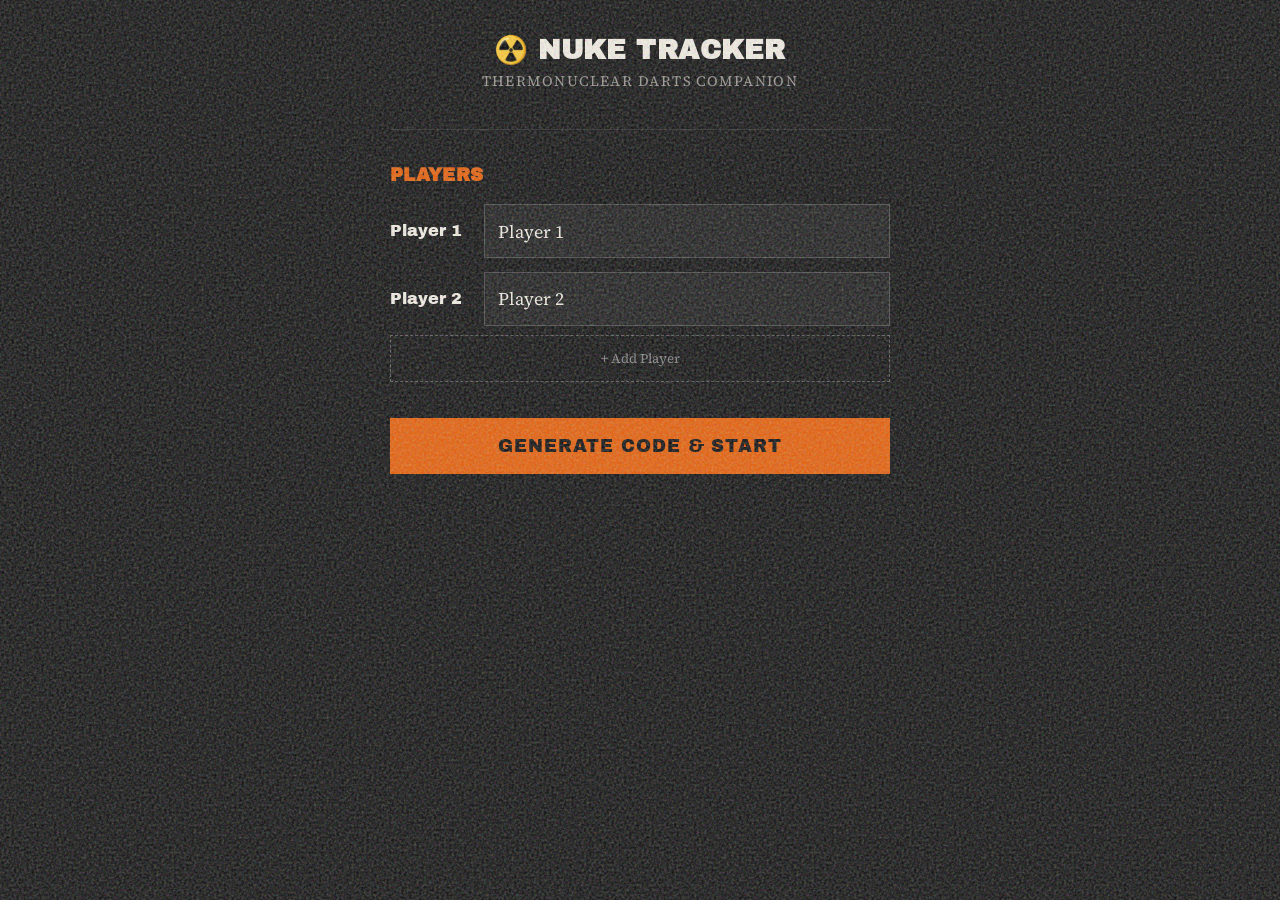
<file: woda/thermonuclear/app/index.html>
<!DOCTYPE html>
<html lang="en">
<head>
  <meta charset="UTF-8">
  <meta name="viewport" content="width=device-width, initial-scale=1.0, user-scalable=no">
  <title>Nuke Tracker — Thermonuclear Darts</title>
  <meta name="description" content="Companion app for Thermonuclear Darts. Track codes, nukes, and fallout.">
  <link rel="stylesheet" href="../../../styles.css">
  <style>
    /* App-specific styles */
    :root {
      --app-bg: #0d0d0d;
    }
    
    body {
      background: var(--app-bg);
      min-height: 100vh;
      padding: 1rem;
    }
    
    .app-container {
      max-width: 500px;
      margin: 0 auto;
    }
    
    .app-header {
      text-align: center;
      padding: 1rem 0 2rem;
      border-bottom: 1px solid rgba(255,255,255,0.1);
      margin-bottom: 2rem;
    }
    
    .app-header h1 {
      font-size: 1.5rem;
      margin-bottom: 0.25rem;
    }
    
    .app-header .subtitle {
      font-size: 0.8rem;
      opacity: 0.6;
      text-transform: uppercase;
      letter-spacing: 0.1em;
    }
    
    /* Setup Screen */
    .screen {
      display: none;
    }
    
    .screen.active {
      display: block;
    }
    
    .setup-section {
      margin-bottom: 2rem;
    }
    
    .setup-section h3 {
      font-size: 1rem;
      margin-bottom: 1rem;
      color: var(--orange);
    }
    
    .player-inputs {
      display: flex;
      flex-direction: column;
      gap: 0.75rem;
    }
    
    .player-input {
      display: flex;
      align-items: center;
      gap: 0.75rem;
    }
    
    .player-input label {
      font-family: 'Archivo Black', sans-serif;
      font-size: 0.9rem;
      min-width: 80px;
    }
    
    .player-input input {
      flex: 1;
      background: var(--black-light);
      border: 1px solid rgba(255,255,255,0.2);
      color: var(--cream);
      padding: 0.75rem;
      font-family: 'Source Serif 4', serif;
      font-size: 1rem;
    }
    
    .player-input input:focus {
      outline: none;
      border-color: var(--orange);
    }
    
    .player-input .remove-player {
      background: none;
      border: none;
      color: rgba(255,255,255,0.3);
      font-size: 1.5rem;
      cursor: pointer;
      padding: 0 0.5rem;
    }
    
    .player-input .remove-player:hover {
      color: #ff4444;
    }
    
    .add-player-btn {
      background: none;
      border: 1px dashed rgba(255,255,255,0.3);
      color: rgba(255,255,255,0.5);
      padding: 0.75rem;
      width: 100%;
      cursor: pointer;
      font-family: 'Source Serif 4', serif;
      margin-top: 0.5rem;
      transition: all 0.2s ease;
    }
    
    .add-player-btn:hover {
      border-color: var(--orange);
      color: var(--orange);
    }
    
    /* Code Display */
    .code-display {
      background: var(--black-light);
      padding: 2rem;
      text-align: center;
      margin-bottom: 2rem;
      border: 2px solid var(--orange);
    }
    
    .code-label {
      font-size: 0.8rem;
      text-transform: uppercase;
      letter-spacing: 0.15em;
      opacity: 0.6;
      margin-bottom: 0.5rem;
    }
    
    .code-numbers {
      font-family: 'Archivo Black', sans-serif;
      font-size: 3rem;
      color: var(--orange);
      letter-spacing: 0.2em;
    }
    
    .code-hint {
      font-size: 0.8rem;
      opacity: 0.5;
      margin-top: 0.5rem;
    }
    
    /* Game Screen */
    .player-card {
      background: var(--black-light);
      padding: 1.25rem;
      margin-bottom: 1rem;
      border-left: 4px solid var(--orange);
    }
    
    .player-card-header {
      display: flex;
      justify-content: space-between;
      align-items: center;
      margin-bottom: 1rem;
    }
    
    .player-name {
      font-family: 'Archivo Black', sans-serif;
      font-size: 1.1rem;
    }
    
    .player-fallout {
      font-size: 0.9rem;
      color: var(--orange);
    }
    
    .code-progress {
      display: flex;
      gap: 0.5rem;
      margin-bottom: 1rem;
    }
    
    .code-slot {
      flex: 1;
      background: var(--black);
      border: 1px solid rgba(255,255,255,0.2);
      padding: 0.5rem;
      text-align: center;
      font-family: 'Archivo Black', sans-serif;
      font-size: 1.2rem;
      cursor: pointer;
      transition: all 0.2s ease;
    }
    
    .code-slot:hover {
      border-color: var(--orange);
    }
    
    .code-slot.hit {
      background: var(--orange);
      color: var(--black);
      border-color: var(--orange);
    }
    
    .code-slot.current {
      border-color: var(--orange);
      box-shadow: 0 0 10px rgba(232, 93, 4, 0.3);
    }
    
    .nuke-arsenal {
      display: flex;
      gap: 0.5rem;
      align-items: center;
      margin-bottom: 1rem;
    }
    
    .nuke-arsenal-label {
      font-size: 0.8rem;
      text-transform: uppercase;
      letter-spacing: 0.1em;
      opacity: 0.6;
      margin-right: 0.5rem;
    }
    
    .nuke-icon {
      width: 28px;
      height: 28px;
      background: var(--orange);
      border-radius: 50%;
      display: flex;
      align-items: center;
      justify-content: center;
      font-size: 0.8rem;
    }
    
    .nuke-icon.used {
      background: rgba(255,255,255,0.1);
      opacity: 0.3;
    }
    
    .nuke-icon.locked {
      background: none;
      border: 2px dashed rgba(255,255,255,0.3);
    }
    
    .nuke-icon.bonus {
      border: 2px solid gold;
    }
    
    .launch-btn {
      width: 100%;
      padding: 1rem;
      background: linear-gradient(135deg, #8B0000 0%, #ff4444 100%);
      border: none;
      color: white;
      font-family: 'Archivo Black', sans-serif;
      text-transform: uppercase;
      letter-spacing: 0.1em;
      cursor: pointer;
      font-size: 0.9rem;
      transition: all 0.2s ease;
    }
    
    .launch-btn:hover:not(:disabled) {
      transform: scale(1.02);
      box-shadow: 0 0 20px rgba(255, 68, 68, 0.4);
    }
    
    .launch-btn:disabled {
      background: rgba(255,255,255,0.1);
      cursor: not-allowed;
      opacity: 0.5;
    }
    
    .launch-btn.launching {
      animation: pulse 0.3s ease-in-out;
    }
    
    @keyframes pulse {
      0%, 100% { transform: scale(1); }
      50% { transform: scale(1.05); }
    }
    
    /* Modal */
    .modal-overlay {
      display: none;
      position: fixed;
      top: 0;
      left: 0;
      width: 100%;
      height: 100%;
      background: rgba(0,0,0,0.9);
      z-index: 100;
      align-items: center;
      justify-content: center;
    }
    
    .modal-overlay.active {
      display: flex;
    }
    
    .modal {
      background: var(--black-light);
      padding: 2rem;
      max-width: 350px;
      width: 90%;
      text-align: center;
      border: 2px solid var(--orange);
    }
    
    .modal h3 {
      margin-bottom: 1.5rem;
    }
    
    .modal-targets {
      display: grid;
      grid-template-columns: repeat(3, 1fr);
      gap: 0.5rem;
      margin-bottom: 1.5rem;
    }
    
    .target-btn {
      background: var(--black);
      border: 1px solid rgba(255,255,255,0.2);
      color: var(--cream);
      padding: 1rem;
      font-family: 'Archivo Black', sans-serif;
      font-size: 1.2rem;
      cursor: pointer;
      transition: all 0.2s ease;
    }
    
    .target-btn:hover {
      background: var(--orange);
      color: var(--black);
      border-color: var(--orange);
    }
    
    .modal-cancel {
      background: none;
      border: 1px solid rgba(255,255,255,0.3);
      color: rgba(255,255,255,0.6);
      padding: 0.75rem 1.5rem;
      cursor: pointer;
      font-family: 'Source Serif 4', serif;
    }
    
    /* Result Modal */
    .result-modal {
      text-align: center;
    }
    
    .result-modal h2 {
      font-size: 2rem;
      margin-bottom: 1rem;
    }
    
    .result-type {
      font-size: 1.2rem;
      margin-bottom: 0.5rem;
    }
    
    .result-points {
      font-family: 'Archivo Black', sans-serif;
      font-size: 3rem;
      color: var(--orange);
      margin: 1rem 0;
    }
    
    .result-effect {
      font-size: 0.9rem;
      opacity: 0.7;
      margin-bottom: 1.5rem;
    }
    
    .hit-buttons {
      display: flex;
      gap: 0.5rem;
      justify-content: center;
      flex-wrap: wrap;
      margin-bottom: 1rem;
    }
    
    .hit-btn {
      padding: 0.75rem 1rem;
      border: none;
      font-family: 'Archivo Black', sans-serif;
      cursor: pointer;
      font-size: 0.9rem;
    }
    
    .hit-btn.triple {
      background: #ff4444;
      color: white;
    }
    
    .hit-btn.double {
      background: var(--orange);
      color: var(--black);
    }
    
    .hit-btn.single {
      background: rgba(255,255,255,0.2);
      color: var(--cream);
    }
    
    .hit-btn.miss {
      background: none;
      border: 1px solid rgba(255,255,255,0.3);
      color: rgba(255,255,255,0.5);
    }
    
    /* Footer */
    .app-footer {
      text-align: center;
      padding: 2rem 0;
      border-top: 1px solid rgba(255,255,255,0.1);
      margin-top: 2rem;
    }
    
    .app-footer a {
      font-size: 0.8rem;
      opacity: 0.5;
    }
    
    .new-game-btn {
      background: none;
      border: 1px solid rgba(255,255,255,0.3);
      color: rgba(255,255,255,0.5);
      padding: 0.5rem 1rem;
      cursor: pointer;
      font-size: 0.8rem;
      margin-bottom: 1rem;
    }
    
    .new-game-btn:hover {
      border-color: var(--orange);
      color: var(--orange);
    }
  </style>
</head>
<body>
  <div class="app-container">
    <header class="app-header">
      <h1>☢️ NUKE TRACKER</h1>
      <div class="subtitle">Thermonuclear Darts Companion</div>
    </header>
    
    <!-- Setup Screen -->
    <div id="setup-screen" class="screen active">
      <div class="setup-section">
        <h3>Players</h3>
        <div class="player-inputs" id="player-inputs">
          <div class="player-input">
            <label>Player 1</label>
            <input type="text" placeholder="Name" value="Player 1">
          </div>
          <div class="player-input">
            <label>Player 2</label>
            <input type="text" placeholder="Name" value="Player 2">
          </div>
        </div>
        <button class="add-player-btn" id="add-player-btn">+ Add Player</button>
      </div>
      
      <button class="btn" id="start-game-btn" style="width: 100%;">Generate Code & Start</button>
    </div>
    
    <!-- Game Screen -->
    <div id="game-screen" class="screen">
      <div class="code-display">
        <div class="code-label">Launch Code</div>
        <div class="code-numbers" id="code-display">- - -</div>
        <div class="code-hint">Hit in order to unlock nukes</div>
      </div>
      
      <div id="player-cards"></div>
      
      <div class="app-footer">
        <button class="new-game-btn" id="new-game-btn">New Game</button>
        <br>
        <a href="../">← Back to Rules</a>
      </div>
    </div>
    
    <!-- Target Selection Modal -->
    <div class="modal-overlay" id="target-modal">
      <div class="modal">
        <h3>Select Target Number</h3>
        <div class="modal-targets" id="modal-targets">
          <!-- Filled by JS -->
        </div>
        <button class="modal-cancel" id="cancel-launch">Cancel</button>
      </div>
    </div>
    
    <!-- Launch Result Modal -->
    <div class="modal-overlay" id="result-modal">
      <div class="modal result-modal">
        <h2 id="result-title">LAUNCH</h2>
        <div id="result-target"></div>
        <div class="hit-buttons" id="hit-buttons">
          <button class="hit-btn triple" data-hit="triple">TRIPLE (40pts)</button>
          <button class="hit-btn double" data-hit="double">DOUBLE (20pts)</button>
          <button class="hit-btn single" data-hit="single">SINGLE (erase)</button>
          <button class="hit-btn miss" data-hit="miss">MISS</button>
        </div>
        <div class="result-effect" id="result-effect"></div>
      </div>
    </div>
  </div>
  
  <script>
    // Game State
    let gameState = {
      code: [],
      players: []
    };
    
    // DOM Elements
    const setupScreen = document.getElementById('setup-screen');
    const gameScreen = document.getElementById('game-screen');
    const playerInputs = document.getElementById('player-inputs');
    const addPlayerBtn = document.getElementById('add-player-btn');
    const startGameBtn = document.getElementById('start-game-btn');
    const codeDisplay = document.getElementById('code-display');
    const playerCards = document.getElementById('player-cards');
    const newGameBtn = document.getElementById('new-game-btn');
    const targetModal = document.getElementById('target-modal');
    const modalTargets = document.getElementById('modal-targets');
    const cancelLaunchBtn = document.getElementById('cancel-launch');
    const resultModal = document.getElementById('result-modal');
    const hitButtons = document.getElementById('hit-buttons');
    
    let currentLaunchPlayer = null;
    let currentLaunchTarget = null;
    
    // Generate random code (3 numbers from 1-14, no duplicates)
    function generateCode() {
      const numbers = [];
      while (numbers.length < 3) {
        const num = Math.floor(Math.random() * 14) + 1;
        if (!numbers.includes(num)) {
          numbers.push(num);
        }
      }
      return numbers;
    }
    
    // Add player input
    let playerCount = 2;
    addPlayerBtn.addEventListener('click', () => {
      if (playerCount >= 4) return;
      playerCount++;
      
      const div = document.createElement('div');
      div.className = 'player-input';
      div.innerHTML = `
        <label>Player ${playerCount}</label>
        <input type="text" placeholder="Name" value="Player ${playerCount}">
        <button class="remove-player">×</button>
      `;
      
      div.querySelector('.remove-player').addEventListener('click', () => {
        div.remove();
        playerCount--;
        updatePlayerLabels();
      });
      
      playerInputs.appendChild(div);
      
      if (playerCount >= 4) {
        addPlayerBtn.style.display = 'none';
      }
    });
    
    function updatePlayerLabels() {
      const inputs = playerInputs.querySelectorAll('.player-input');
      inputs.forEach((input, i) => {
        input.querySelector('label').textContent = `Player ${i + 1}`;
      });
    }
    
    // Start game
    startGameBtn.addEventListener('click', () => {
      const inputs = playerInputs.querySelectorAll('input');
      const names = Array.from(inputs).map(input => input.value || `Player ${Array.from(inputs).indexOf(input) + 1}`);
      
      gameState.code = generateCode();
      gameState.players = names.map(name => ({
        name,
        codeProgress: 0,
        nukesUnlocked: false,
        nukesAvailable: 3,
        nukesUsed: 0,
        bonusNuke: false,
        consecutiveHits: 0,
        falloutPoints: 0
      }));
      
      renderGame();
      setupScreen.classList.remove('active');
      gameScreen.classList.add('active');
    });
    
    // Render game
    function renderGame() {
      codeDisplay.textContent = gameState.code.join(' - ');
      
      playerCards.innerHTML = gameState.players.map((player, index) => `
        <div class="player-card" data-player="${index}">
          <div class="player-card-header">
            <div class="player-name">${player.name}</div>
            <div class="player-fallout">${player.falloutPoints > 0 ? `+${player.falloutPoints} fallout` : ''}</div>
          </div>
          
          <div class="code-progress">
            ${gameState.code.map((num, i) => `
              <div class="code-slot ${i < player.codeProgress ? 'hit' : ''} ${i === player.codeProgress && !player.nukesUnlocked ? 'current' : ''}" 
                   data-player="${index}" data-slot="${i}">
                ${i < player.codeProgress ? '✓' : num}
              </div>
            `).join('')}
          </div>
          
          <div class="nuke-arsenal">
            <span class="nuke-arsenal-label">Nukes:</span>
            ${renderNukes(player)}
          </div>
          
          <button class="launch-btn" data-player="${index}" ${!player.nukesUnlocked || player.nukesAvailable <= 0 ? 'disabled' : ''}>
            ${!player.nukesUnlocked ? '🔒 Unlock Code First' : player.nukesAvailable <= 0 ? 'No Nukes Left' : '☢️ Launch Nuke'}
          </button>
        </div>
      `).join('');
      
      // Add event listeners
      document.querySelectorAll('.code-slot').forEach(slot => {
        slot.addEventListener('click', handleCodeSlotClick);
      });
      
      document.querySelectorAll('.launch-btn').forEach(btn => {
        btn.addEventListener('click', handleLaunchClick);
      });
    }
    
    function renderNukes(player) {
      let html = '';
      const total = player.bonusNuke ? 4 : 3;
      
      for (let i = 0; i < total; i++) {
        if (i < player.nukesUsed) {
          html += `<div class="nuke-icon used">☢️</div>`;
        } else if (player.nukesUnlocked) {
          html += `<div class="nuke-icon ${i === 3 ? 'bonus' : ''}">☢️</div>`;
        } else {
          html += `<div class="nuke-icon locked"></div>`;
        }
      }
      
      return html;
    }
    
    // Handle code slot click (mark as hit)
    function handleCodeSlotClick(e) {
      const playerIndex = parseInt(e.target.dataset.player);
      const slotIndex = parseInt(e.target.dataset.slot);
      const player = gameState.players[playerIndex];
      
      if (player.nukesUnlocked) return;
      if (slotIndex !== player.codeProgress) return;
      
      player.codeProgress++;
      player.consecutiveHits++;
      
      if (player.codeProgress >= 3) {
        player.nukesUnlocked = true;
        
        // Check for bonus nuke (all 3 hit consecutively)
        if (player.consecutiveHits >= 3) {
          player.bonusNuke = true;
          player.nukesAvailable = 4;
        }
      }
      
      renderGame();
    }
    
    // Handle launch click
    function handleLaunchClick(e) {
      const playerIndex = parseInt(e.target.dataset.player);
      const player = gameState.players[playerIndex];
      
      if (!player.nukesUnlocked || player.nukesAvailable <= 0) return;
      
      currentLaunchPlayer = playerIndex;
      
      // Show target selection modal
      modalTargets.innerHTML = [20, 19, 18, 17, 16, 15, 'Bull'].map(num => `
        <button class="target-btn" data-target="${num}">${num}</button>
      `).join('');
      
      modalTargets.querySelectorAll('.target-btn').forEach(btn => {
        btn.addEventListener('click', handleTargetSelect);
      });
      
      targetModal.classList.add('active');
    }
    
    // Handle target selection
    function handleTargetSelect(e) {
      currentLaunchTarget = e.target.dataset.target;
      targetModal.classList.remove('active');
      
      // Show result modal
      document.getElementById('result-title').textContent = `☢️ LAUNCHING ON ${currentLaunchTarget}`;
      document.getElementById('result-target').textContent = `Did you hit the ${currentLaunchTarget}?`;
      document.getElementById('result-effect').textContent = '';
      
      resultModal.classList.add('active');
    }
    
    // Handle hit result
    hitButtons.addEventListener('click', (e) => {
      if (!e.target.classList.contains('hit-btn')) return;
      
      const hitType = e.target.dataset.hit;
      const player = gameState.players[currentLaunchPlayer];
      
      let effect = '';
      
      if (hitType === 'miss') {
        effect = 'Nuke wasted. No effect.';
      } else {
        // Erase all other players' marks
        effect = `All opponents lose marks on ${currentLaunchTarget}!`;
        
        if (hitType === 'triple') {
          player.falloutPoints += 40;
          effect += ' FALLOUT: +40 points!';
        } else if (hitType === 'double') {
          player.falloutPoints += 20;
          effect += ' +20 points!';
        }
      }
      
      player.nukesAvailable--;
      player.nukesUsed++;
      
      document.getElementById('result-effect').textContent = effect;
      
      setTimeout(() => {
        resultModal.classList.remove('active');
        renderGame();
      }, 2000);
    });
    
    // Cancel launch
    cancelLaunchBtn.addEventListener('click', () => {
      targetModal.classList.remove('active');
      currentLaunchPlayer = null;
    });
    
    // New game
    newGameBtn.addEventListener('click', () => {
      gameScreen.classList.remove('active');
      setupScreen.classList.add('active');
    });
  </script>
</body>
</html>
</file>
<file: styles.css>
/* UNDAUNTED LEISURE / WODA
   Aesthetic: Weathered, gritty, backyard mythology
   Colors: Orange, black, aged texture
   Tone: Deadpan serious about ridiculous things
*/

@import url('https://fonts.googleapis.com/css2?family=Archivo+Black&family=Source+Serif+4:ital,wght@0,400;0,600;1,400&display=swap');

:root {
  --orange: #e85d04;
  --orange-dark: #bc4b03;
  --orange-light: #f48c06;
  --black: #0a0a0a;
  --black-light: #1a1a1a;
  --cream: #f5f0e6;
  --cream-dark: #e6dfd1;
  --grain-opacity: 0.4;
}

* {
  margin: 0;
  padding: 0;
  box-sizing: border-box;
}

html {
  font-size: 18px;
  scroll-behavior: smooth;
}

body {
  font-family: 'Source Serif 4', Georgia, serif;
  background-color: var(--black);
  color: var(--cream);
  line-height: 1.6;
  min-height: 100vh;
  position: relative;
}

/* Grain overlay for weathered texture */
body::before {
  content: '';
  position: fixed;
  top: 0;
  left: 0;
  width: 100%;
  height: 100%;
  background-image: url("data:image/svg+xml,%3Csvg viewBox='0 0 400 400' xmlns='http://www.w3.org/2000/svg'%3E%3Cfilter id='noiseFilter'%3E%3CfeTurbulence type='fractalNoise' baseFrequency='0.9' numOctaves='4' stitchTiles='stitch'/%3E%3C/filter%3E%3Crect width='100%25' height='100%25' filter='url(%23noiseFilter)'/%3E%3C/svg%3E");
  opacity: var(--grain-opacity);
  pointer-events: none;
  z-index: 1000;
}

/* Typography */
h1, h2, h3 {
  font-family: 'Archivo Black', Impact, sans-serif;
  text-transform: uppercase;
  letter-spacing: 0.02em;
  line-height: 1.1;
}

h1 {
  font-size: clamp(2.5rem, 8vw, 5rem);
}

h2 {
  font-size: clamp(1.8rem, 5vw, 3rem);
  color: var(--orange);
}

h3 {
  font-size: 1.4rem;
  color: var(--orange-light);
}

p {
  margin-bottom: 1rem;
  max-width: 65ch;
}

a {
  color: var(--orange);
  text-decoration: none;
  transition: color 0.2s ease;
}

a:hover {
  color: var(--orange-light);
}

/* Layout */
.container {
  max-width: 1200px;
  margin: 0 auto;
  padding: 2rem;
}

/* Hero sections */
.hero {
  min-height: 100vh;
  display: flex;
  flex-direction: column;
  justify-content: center;
  align-items: center;
  text-align: center;
  padding: 2rem;
  position: relative;
}

.hero::after {
  content: '';
  position: absolute;
  bottom: 0;
  left: 0;
  width: 100%;
  height: 200px;
  background: linear-gradient(to top, var(--black), transparent);
  pointer-events: none;
}

/* Logo */
.logo {
  width: 250px;
  height: auto;
  max-width: 80%;
  border-radius: 8px;
  object-fit: contain;
  border: 3px solid var(--orange);
  margin-bottom: 2rem;
  filter: saturate(1.1);
  transition: transform 0.3s ease, filter 0.3s ease;
}

.logo:hover {
  transform: scale(1.03);
  filter: saturate(1.3);
}

.logo-small {
  width: 60px;
  height: 60px;
}

/* Navigation */
nav {
  display: flex;
  flex-direction: column;
  gap: 1rem;
  margin-top: 3rem;
}

nav a {
  font-family: 'Archivo Black', Impact, sans-serif;
  font-size: 1.2rem;
  text-transform: uppercase;
  letter-spacing: 0.1em;
  padding: 0.5rem 1rem;
  border: 2px solid transparent;
  transition: all 0.2s ease;
}

nav a:hover {
  border-color: var(--orange);
}

nav a::before {
  content: '→ ';
  opacity: 0;
  transition: opacity 0.2s ease;
}

nav a:hover::before {
  opacity: 1;
}

/* Tagline */
.tagline {
  font-style: italic;
  color: var(--cream-dark);
  font-size: 1.1rem;
  max-width: 500px;
  margin: 1rem auto;
}

/* Content sections */
.section {
  padding: 4rem 2rem;
  max-width: 900px;
  margin: 0 auto;
}

.section--orange {
  background: linear-gradient(135deg, var(--orange-dark) 0%, var(--orange) 100%);
  color: var(--black);
  max-width: 100%;
  padding: 4rem 2rem;
}

.section--orange h2,
.section--orange h3 {
  color: var(--black);
}

/* Rules list */
.rules {
  list-style: none;
  counter-reset: rules;
}

.rules li {
  counter-increment: rules;
  padding: 1.5rem 0;
  border-bottom: 1px solid rgba(255,255,255,0.1);
  padding-left: 3rem;
  position: relative;
}

.rules li::before {
  content: counter(rules);
  position: absolute;
  left: 0;
  top: 1.5rem;
  font-family: 'Archivo Black', Impact, sans-serif;
  font-size: 1.5rem;
  color: var(--orange);
}

/* Buttons */
.btn {
  display: inline-block;
  font-family: 'Archivo Black', Impact, sans-serif;
  text-transform: uppercase;
  letter-spacing: 0.05em;
  padding: 1rem 2rem;
  background: var(--orange);
  color: var(--black);
  border: none;
  cursor: pointer;
  transition: all 0.2s ease;
  font-size: 1rem;
}

.btn:hover {
  background: var(--orange-light);
  color: var(--black);
  transform: translateY(-2px);
}

.btn--outline {
  background: transparent;
  border: 2px solid var(--orange);
  color: var(--orange);
}

.btn--outline:hover {
  background: var(--orange);
  color: var(--black);
}

/* Footer */
footer {
  padding: 3rem 2rem;
  text-align: center;
  border-top: 1px solid rgba(255,255,255,0.1);
}

footer a {
  margin: 0 1rem;
}

.social-icon {
  width: 24px;
  height: 24px;
  fill: var(--cream);
  transition: fill 0.2s ease;
}

.social-icon:hover {
  fill: var(--orange);
}

/* Coming soon badge */
.coming-soon {
  display: inline-block;
  font-size: 0.7rem;
  text-transform: uppercase;
  letter-spacing: 0.1em;
  background: rgba(255,255,255,0.1);
  padding: 0.2rem 0.5rem;
  margin-left: 0.5rem;
  vertical-align: middle;
}

/* Shop item */
.shop-item {
  background: var(--black-light);
  padding: 2rem;
  text-align: center;
  max-width: 400px;
  margin: 2rem auto;
}

.shop-item img {
  max-width: 100%;
  margin-bottom: 1rem;
}

/* Responsive */
@media (max-width: 600px) {
  html {
    font-size: 16px;
  }
  
  .hero {
    min-height: auto;
    padding: 4rem 1.5rem;
  }
  
  .logo {
    width: 120px;
    height: 120px;
  }
  
  nav a {
    font-size: 1rem;
  }
}

/* Animation */
@keyframes fadeIn {
  from {
    opacity: 0;
    transform: translateY(20px);
  }
  to {
    opacity: 1;
    transform: translateY(0);
  }
}

.animate-in {
  animation: fadeIn 0.6s ease forwards;
}

.animate-in:nth-child(1) { animation-delay: 0.1s; }
.animate-in:nth-child(2) { animation-delay: 0.2s; }
.animate-in:nth-child(3) { animation-delay: 0.3s; }
.animate-in:nth-child(4) { animation-delay: 0.4s; }
.animate-in:nth-child(5) { animation-delay: 0.5s; }
</file>
